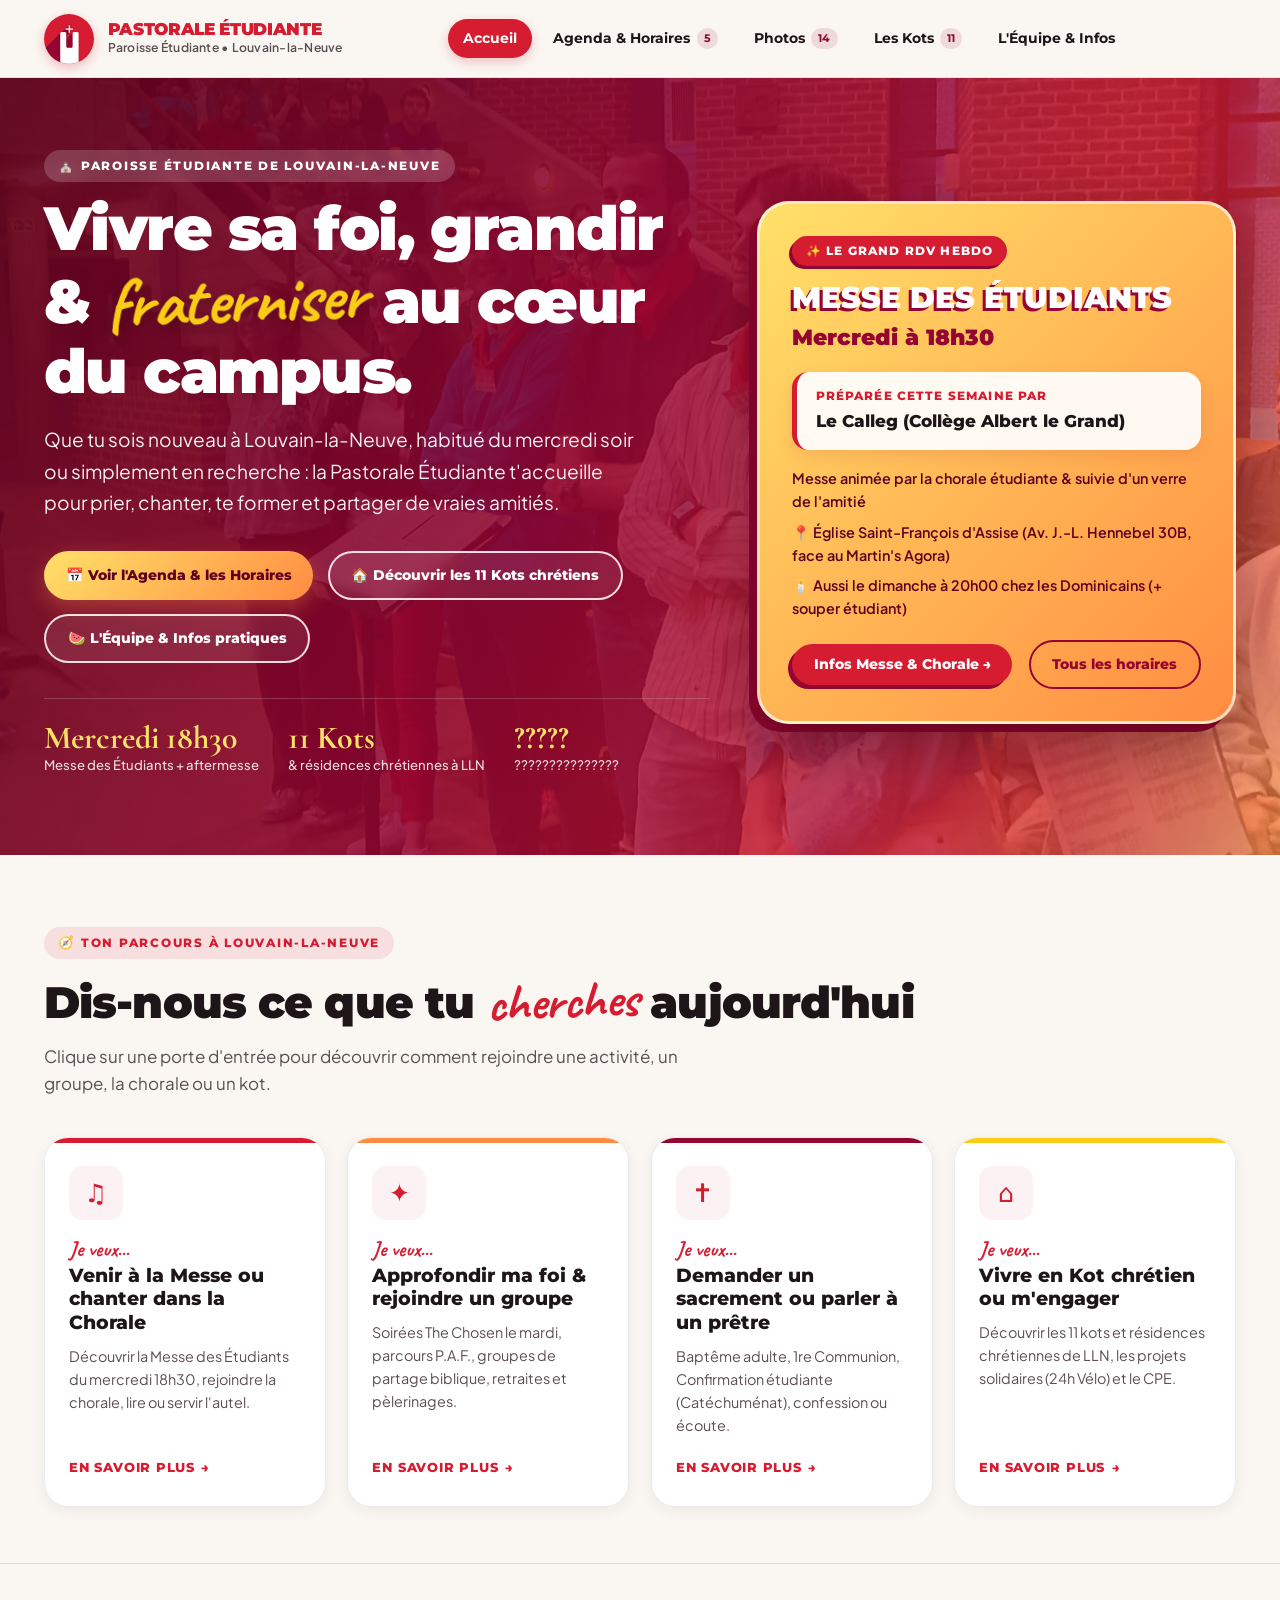
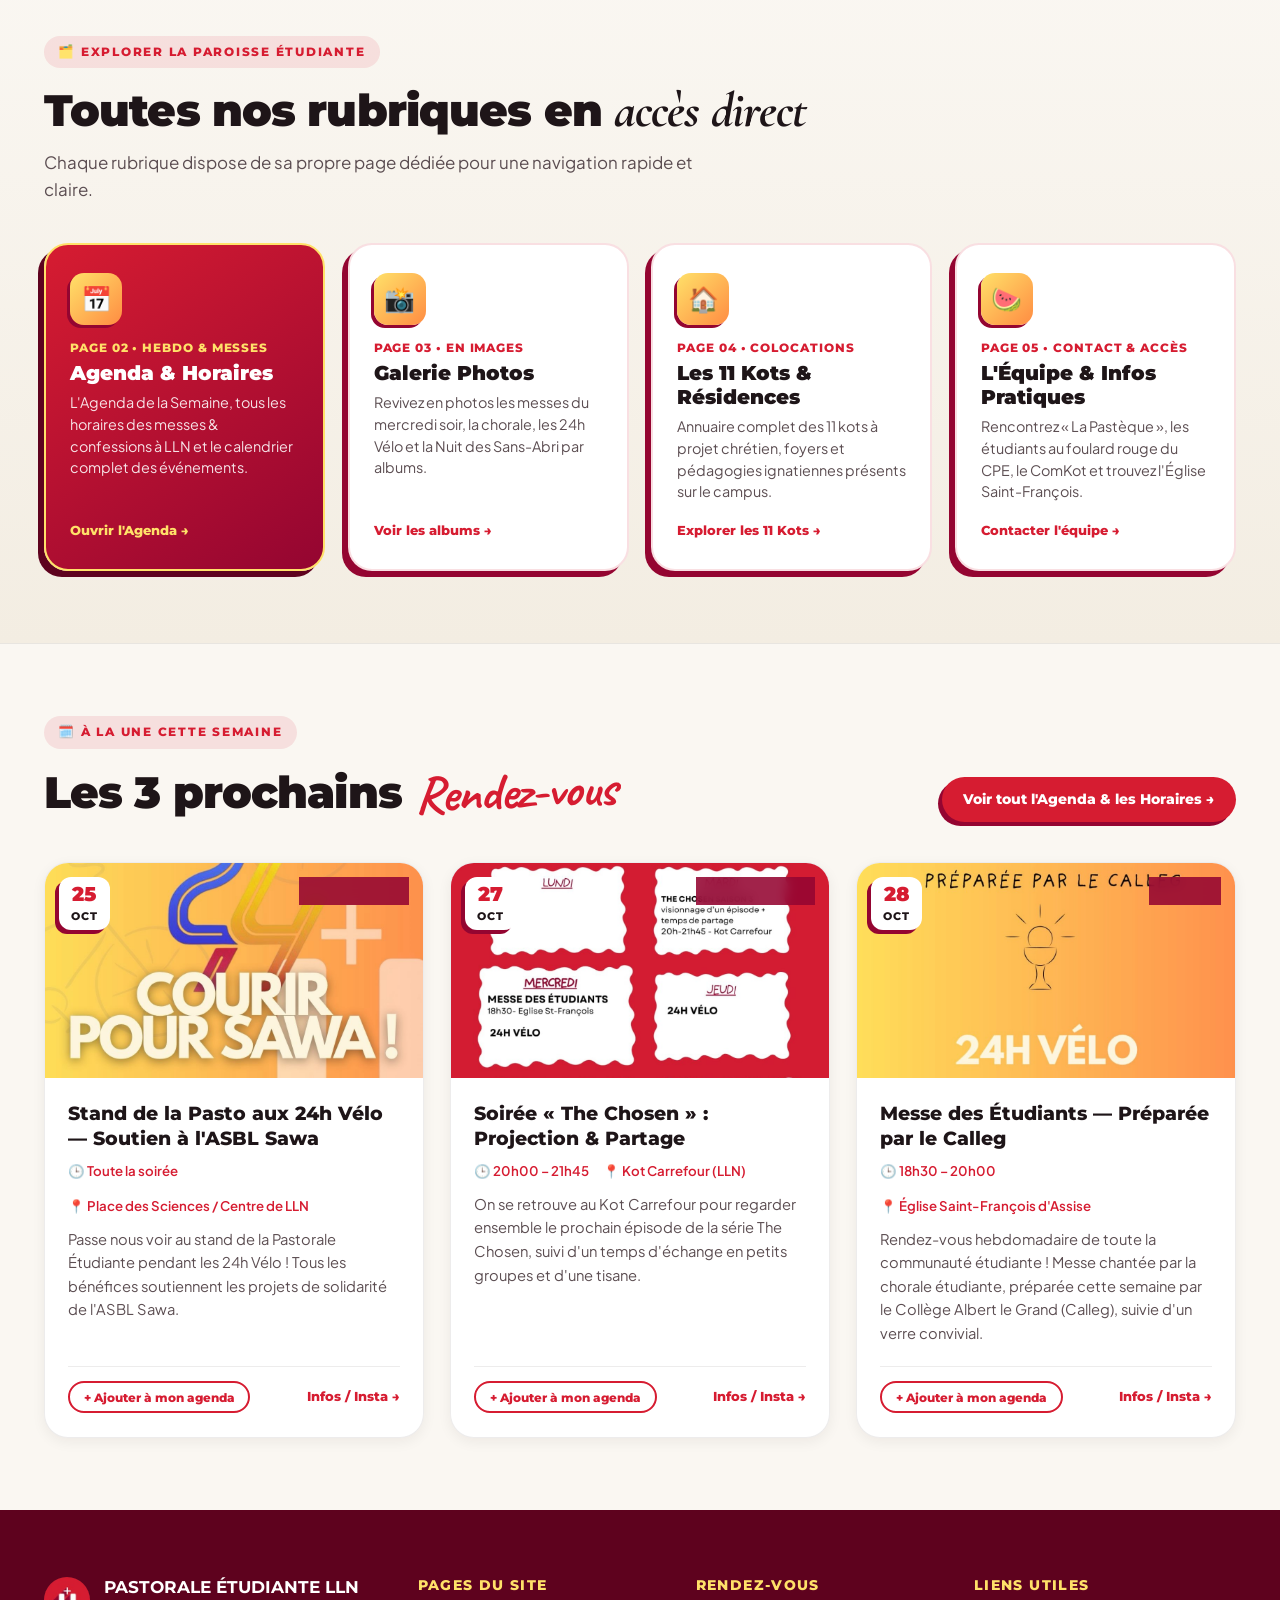
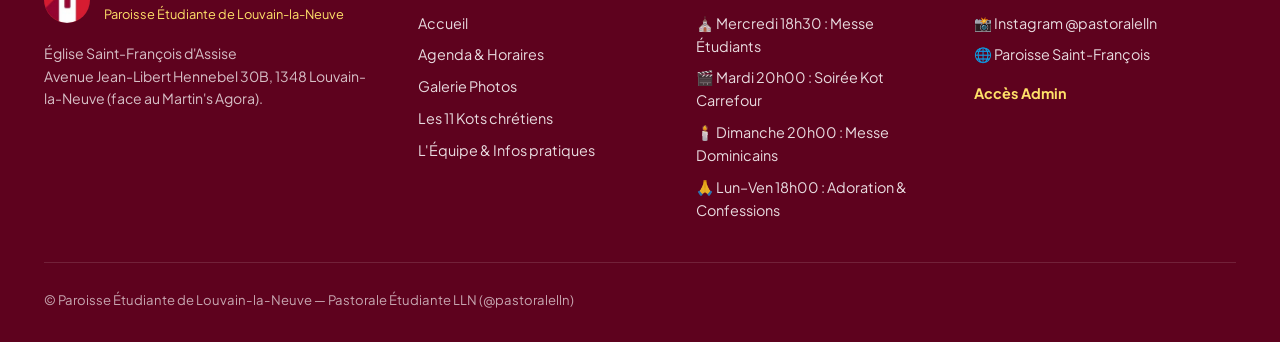
<file: index.html>
<!DOCTYPE html>
<html lang="fr">
<head>
  <meta charset="UTF-8" />
  <meta name="viewport" content="width=device-width, initial-scale=1.0" />
  <title>Accueil — Pastorale Étudiante de Louvain-la-Neuve (@pastoralelln)</title>
  <meta name="description" content="Bienvenue à la Paroisse Étudiante de Louvain-la-Neuve : Messe des Étudiants le mercredi à 18h30 à l'Église Saint-François, boussole des parcours étudiants et vie fraternelle sur le campus." />
  <link rel="icon" type="image/jpeg" href="assets/logo-ig.jpg" />

  <link rel="preconnect" href="https://fonts.googleapis.com" />
  <link rel="preconnect" href="https://fonts.gstatic.com" crossorigin />
  <link href="https://fonts.googleapis.com/css2?family=Caveat:wght@700&family=Cormorant+Garamond:ital,wght@0,700;1,700&family=Montserrat:wght@700;800;900&family=Plus+Jakarta+Sans:wght@400;500;600;700&display=swap" rel="stylesheet" />

  <link rel="stylesheet" href="styles.css" />
</head>
<body>

  <!-- ========================================================================
       NAVIGATION MULTI-PAGES (5 PAGES DÉDIÉES ET ALLÉGÉES)
       ======================================================================== -->
  <header class="navbar">
    <div class="container navbar__inner">
      <a href="accueil.html" class="brand" aria-label="Retour à l'accueil Pastorale Étudiante LLN">
        <img src="assets/logo-ig.jpg" alt="Logo Pastorale Étudiante LLN" class="brand__logo" />
        <div class="brand__text">
          <span class="brand__title">PASTORALE ÉTUDIANTE</span>
          <span class="brand__subtitle">Paroisse Étudiante • Louvain-la-Neuve</span>
        </div>
      </a>

      <nav class="nav-links" id="navLinks" aria-label="Navigation principale">
        <a href="accueil.html" class="nav-btn active">
          Accueil
        </a>
        <a href="agenda.html" class="nav-btn">
          Agenda &amp; Horaires <span class="nav-btn__badge" id="navEventsCount">5</span>
        </a>
        <a href="photos.html" class="nav-btn">
          Photos <span class="nav-btn__badge" id="navPhotosCount">14</span>
        </a>
        <a href="kots.html" class="nav-btn">
          Les Kots <span class="nav-btn__badge" id="navKotsCount">11</span>
        </a>
        <a href="equipe.html" class="nav-btn">
          L'Équipe &amp; Infos
        </a>
      </nav>

      <div class="navbar__actions">
        <button class="mobile-menu-toggle" id="mobileMenuToggle" aria-label="Menu">
          ☰
        </button>
      </div>
    </div>
  </header>

  <!-- ========================================================================
       CONTENU DE LA PAGE D'ACCUEIL (ALLÉGÉ : HERO + "JE VEUX..." + CARREFOUR)
       ======================================================================== -->
  <main id="view-accueil" class="view-section active">

    <!-- 1. HERO SECTION + CARTE FOCUS MESSE DU MERCREDI 18H30 -->
    <section class="hero">
      <div class="hero__bg" role="presentation"></div>
      <div class="hero__overlay" role="presentation"></div>

      <div class="container hero__grid">
        <div>
          <span class="eyebrow eyebrow--light">⛪ Paroisse Étudiante de Louvain-la-Neuve</span>
          <h1 class="hero__title">
            Vivre sa foi, grandir &amp; <span class="hero__title-script">fraterniser</span> au cœur du campus.
          </h1>
          <p class="hero__lead">
            Que tu sois nouveau à Louvain-la-Neuve, habitué du mercredi soir ou simplement en recherche : la Pastorale Étudiante t'accueille pour prier, chanter, te former et partager de vraies amitiés.
          </p>
          <div class="hero__ctas">
            <a href="agenda.html" class="btn btn--warm">
              📅 Voir l'Agenda &amp; les Horaires
            </a>
            <a href="kots.html" class="btn btn--outline-light">
              🏠 Découvrir les 11 Kots chrétiens
            </a>
            <a href="equipe.html" class="btn btn--outline-light">
              🍉 L'Équipe &amp; Infos pratiques
            </a>
          </div>
          <div class="hero__stats">
            <div>
              <div class="hero__stat-num">Mercredi 18h30</div>
              <div class="hero__stat-label">Messe des Étudiants + aftermesse</div>
            </div>
            <div>
              <div class="hero__stat-num">11 Kots</div>
              <div class="hero__stat-label">&amp; résidences chrétiennes à LLN</div>
            </div>
            <div>
              <div class="hero__stat-num">?????</div>
              <div class="hero__stat-label">???????????????</div>
            </div>
          </div>
        </div>

        <!-- Carte Spotlight "Messe des Étudiants" -->
        <aside class="messe-spotlight-card" aria-label="Rendez-vous Messe des Étudiants">
          <span class="messe-spotlight-card__tag">✨ Le Grand RDV Hebdo</span>
          <h2 class="messe-spotlight-card__title">Messe des Étudiants</h2>
          <div class="messe-spotlight-card__time" id="spotlightTime">Mercredi à 18h30</div>

          <div class="messe-spotlight-card__kot-box">
            <div class="messe-spotlight-card__kot-label">PRÉPARÉE CETTE SEMAINE PAR</div>
            <div class="messe-spotlight-card__kot-value" id="spotlightKot">Le Calleg (Collège Albert le Grand)</div>
          </div>

          <div class="messe-spotlight-card__meta">
            <span id="spotlightTheme">🎶 Animée par la chorale étudiante &amp; suivie d'un verre convivial</span>
            <span id="spotlightLocation">📍 Église Saint-François d'Assise (face au Martin's Agora)</span>
            <span id="spotlightSunday">🕯️ Aussi le dimanche à 20h00 chez les Dominicains (+ repas)</span>
          </div>

          <div class="messe-spotlight-card__footer">
            <button class="btn btn--primary" onclick="openPathwayModal('messe-chorale')">
              Infos Messe &amp; Chorale →
            </button>
            <a href="agenda.html#horaires-section" class="btn btn--outline" style="border-color: var(--pasto-burgundy); color: var(--pasto-burgundy);">
              Tous les horaires
            </a>
          </div>
        </aside>
      </div>
    </section>

    <!-- 2. SECTION "JE VEUX..." (LES 6 PORTES D'ENTRÉE) -->
    <section class="pathways-section">
      <div class="container">
        <div class="section-header">
          <div>
            <span class="eyebrow">🧭 Ton parcours à Louvain-la-Neuve</span>
            <h2 class="section-title">
              Dis-nous ce que tu <span class="script-accent">cherches</span> aujourd'hui
            </h2>
            <p class="section-subtitle">
              Clique sur une porte d'entrée pour découvrir comment rejoindre une activité, un groupe, la chorale ou un kot.
            </p>
          </div>
        </div>

        <div class="pathways-grid" id="pathwaysGrid"></div>
      </div>
    </section>

    <!-- 3. CARREFOUR VERS LES 4 PAGES DÉDIÉES DU SITE (POUR NE PAS SURCHARGER L'ACCUEIL) -->
    <section class="pages-hub-section">
      <div class="container">
        <div class="section-header">
          <div>
            <span class="eyebrow">🗂️ Explorer la Paroisse Étudiante</span>
            <h2 class="section-title">
              Toutes nos rubriques en <span class="serif-accent">accès direct</span>
            </h2>
            <p class="section-subtitle">
              Chaque rubrique dispose de sa propre page dédiée pour une navigation rapide et claire.
            </p>
          </div>
        </div>

        <div class="pages-hub-grid">
          <a href="agenda.html" class="page-hub-card page-hub-card--red">
            <div>
              <div class="page-hub-card__icon">📅</div>
              <div class="page-hub-card__kicker">Page 02 • Hebdo &amp; Messes</div>
              <h3 class="page-hub-card__title">Agenda &amp; Horaires</h3>
              <p class="page-hub-card__desc">
                L'Agenda de la Semaine, tous les horaires des messes &amp; confessions à LLN et le calendrier complet des événements.
              </p>
            </div>
            <span class="page-hub-card__cta">Ouvrir l'Agenda →</span>
          </a>

          <a href="photos.html" class="page-hub-card">
            <div>
              <div class="page-hub-card__icon">📸</div>
              <div class="page-hub-card__kicker">Page 03 • En images</div>
              <h3 class="page-hub-card__title">Galerie Photos</h3>
              <p class="page-hub-card__desc">
                Revivez en photos les messes du mercredi soir, la chorale, les 24h Vélo et la Nuit des Sans-Abri par albums.
              </p>
            </div>
            <span class="page-hub-card__cta">Voir les albums →</span>
          </a>

          <a href="kots.html" class="page-hub-card">
            <div>
              <div class="page-hub-card__icon">🏠</div>
              <div class="page-hub-card__kicker">Page 04 • Colocations</div>
              <h3 class="page-hub-card__title">Les 11 Kots &amp; Résidences</h3>
              <p class="page-hub-card__desc">
                Annuaire complet des 11 kots à projet chrétien, foyers et pédagogies ignatiennes présents sur le campus.
              </p>
            </div>
            <span class="page-hub-card__cta">Explorer les 11 Kots →</span>
          </a>

          <a href="equipe.html" class="page-hub-card">
            <div>
              <div class="page-hub-card__icon">🍉</div>
              <div class="page-hub-card__kicker">Page 05 • Contact &amp; Accès</div>
              <h3 class="page-hub-card__title">L'Équipe &amp; Infos Pratiques</h3>
              <p class="page-hub-card__desc">
                Rencontrez « La Pastèque », les étudiants au foulard rouge du CPE, le ComKot et trouvez l'Église Saint-François.
              </p>
            </div>
            <span class="page-hub-card__cta">Contacter l'équipe →</span>
          </a>
        </div>
      </div>
    </section>

    <!-- 4. APERÇU LÉGER DES 3 PROCHAINS ÉVÉNEMENTS -->
    <section class="events-section">
      <div class="container">
        <div class="section-header">
          <div>
            <span class="eyebrow">🗓️ À la une cette semaine</span>
            <h2 class="section-title">
              Les 3 prochains <span class="script-accent">Rendez-vous</span>
            </h2>
          </div>
          <a href="agenda.html" class="btn btn--primary">
            Voir tout l'Agenda &amp; les Horaires →
          </a>
        </div>

        <div class="events-grid" id="homeEventsGrid"></div>
      </div>
    </section>

  </main>

  <!-- ========================================================================
       PIED DE PAGE MULTI-PAGES
       ======================================================================== -->
  <footer class="site-footer">
    <div class="container">
      <div class="footer-grid">
        <div>
          <div style="display:flex; align-items:center; gap:0.85rem; margin-bottom:1rem;">
            <img src="assets/logo-ig.jpg" alt="Logo Pastorale Étudiante LLN" style="width:46px; height:46px; border-radius:50%;" />
            <div>
              <strong style="font-family:var(--font-display); font-size:1.05rem; color:#FFFFFF; display:block;">PASTORALE ÉTUDIANTE LLN</strong>
              <span style="font-size:0.8rem; color:var(--pasto-yellow);">Paroisse Étudiante de Louvain-la-Neuve</span>
            </div>
          </div>
          <p style="font-size:0.88rem; color:rgba(255,255,255,0.75); margin-bottom:1rem;">
            Église Saint-François d'Assise<br/>
            Avenue Jean-Libert Hennebel 30B, 1348 Louvain-la-Neuve (face au Martin's Agora).
          </p>
        </div>

        <div>
          <h4 class="footer-col__title">Pages du site</h4>
          <div class="footer-links">
            <a href="accueil.html">Accueil</a>
            <a href="agenda.html">Agenda &amp; Horaires</a>
            <a href="photos.html">Galerie Photos</a>
            <a href="kots.html">Les 11 Kots chrétiens</a>
            <a href="equipe.html">L'Équipe &amp; Infos pratiques</a>
          </div>
        </div>

        <div>
          <h4 class="footer-col__title">Rendez-vous</h4>
          <div class="footer-links">
            <span>⛪ Mercredi 18h30 : Messe Étudiants</span>
            <span>🎬 Mardi 20h00 : Soirée Kot Carrefour</span>
            <span>🕯️ Dimanche 20h00 : Messe Dominicains</span>
            <span>🙏 Lun–Ven 18h00 : Adoration &amp; Confessions</span>
          </div>
        </div>

        <div>
          <h4 class="footer-col__title">Liens utiles</h4>
          <div class="footer-links">
            <a href="https://www.instagram.com/pastoralelln/" target="_blank" rel="noopener">📸 Instagram @pastoralelln</a>
            <a href="https://www.paroissesaintfrancois.be/etudiants" target="_blank" rel="noopener">🌐 Paroisse Saint-François</a>
            <a href="admin.html" style="color:var(--pasto-yellow); font-weight:700; margin-top:0.4rem;">Accès Admin</a>
          </div>
        </div>
      </div>

      <div class="footer-bottom">
        <span>© Paroisse Étudiante de Louvain-la-Neuve — Pastorale Étudiante LLN (@pastoralelln)</span>
      </div>
    </div>
  </footer>

  <!-- ========================================================================
       MODALES PARTAGÉES ("JE VEUX..." & STUDIO COMKOT)
       ======================================================================== -->
  <div class="modal-backdrop" id="pathwayModal" onclick="if(event.target===this) closeModal('pathwayModal')">
    <div class="modal-box" role="dialog" aria-modal="true">
      <button class="modal-close" onclick="closeModal('pathwayModal')" aria-label="Fermer">✕</button>
      <div id="pathwayModalContent"></div>
    </div>
  </div>

  <div id="toastNotification" class="toast" role="status" aria-live="polite"></div>

  <script src="data.js"></script>
  <script src="app.js"></script>
</body>
</html>
</file>
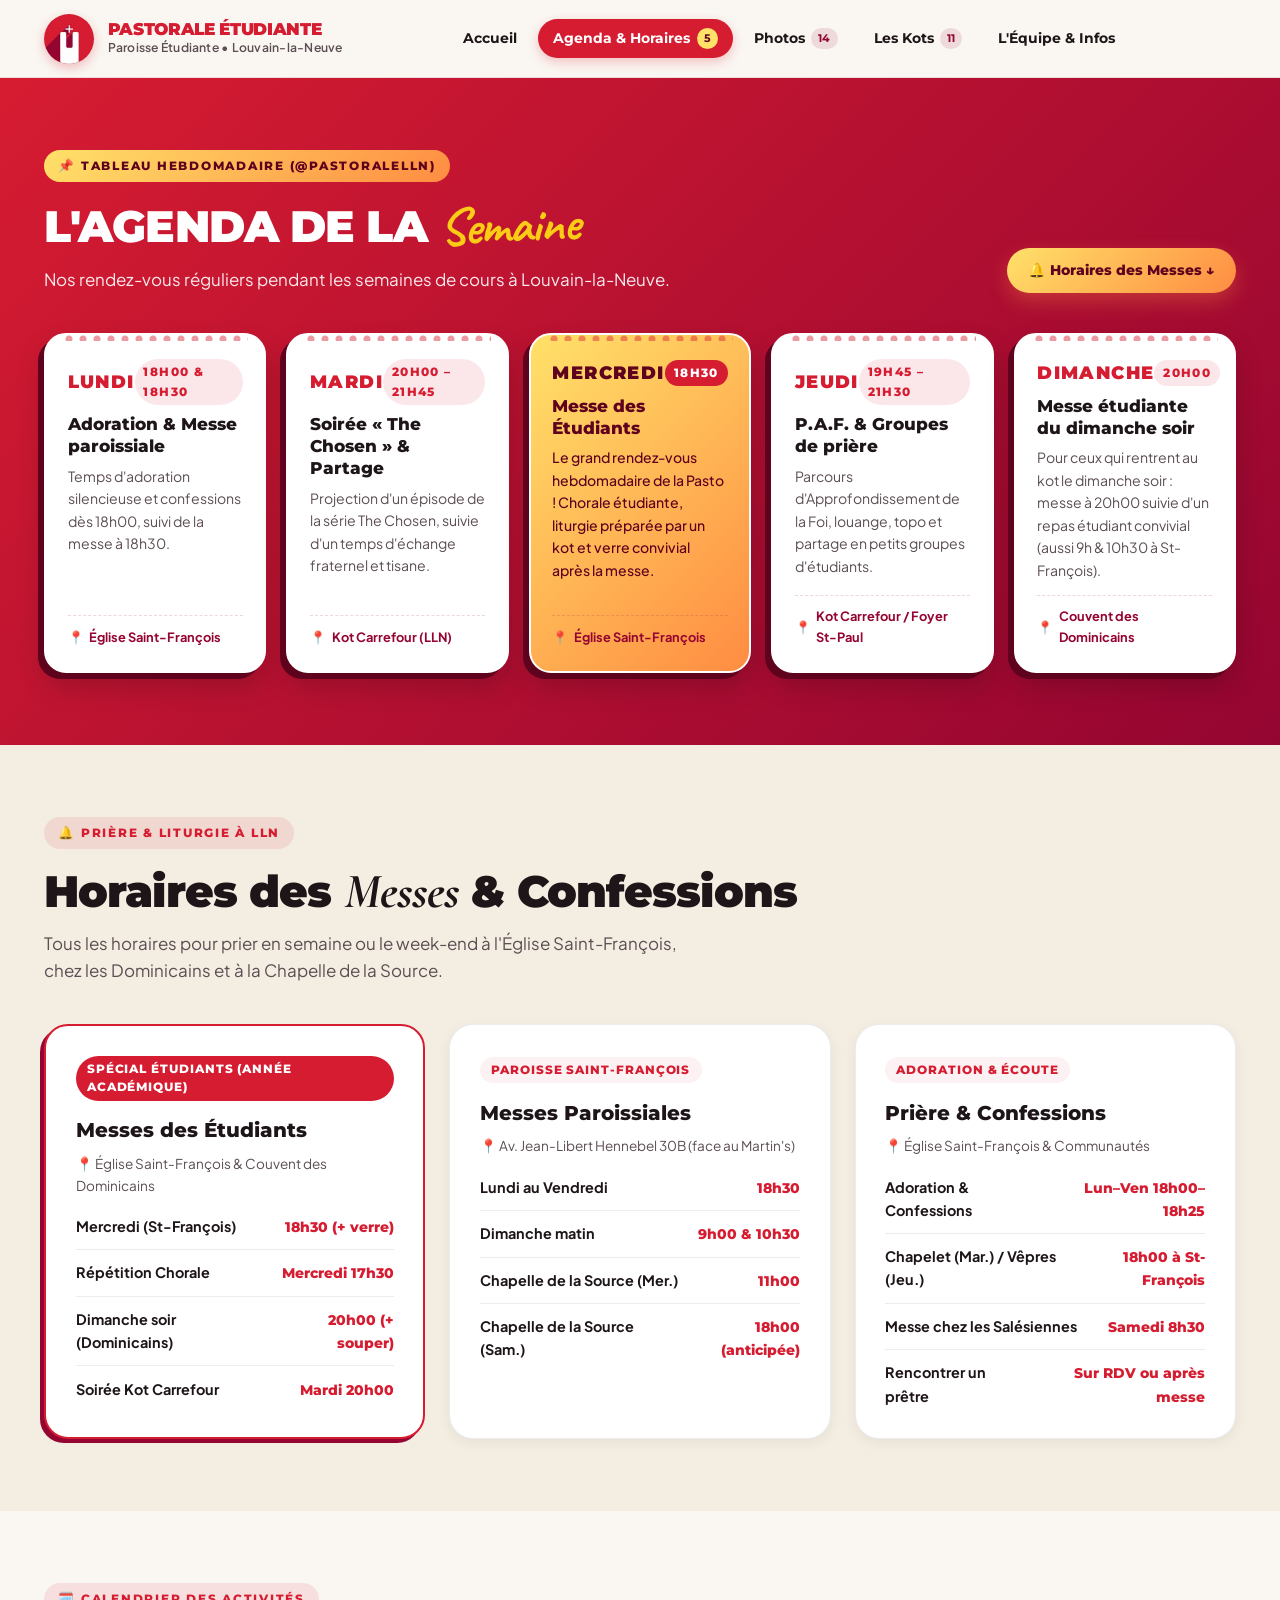
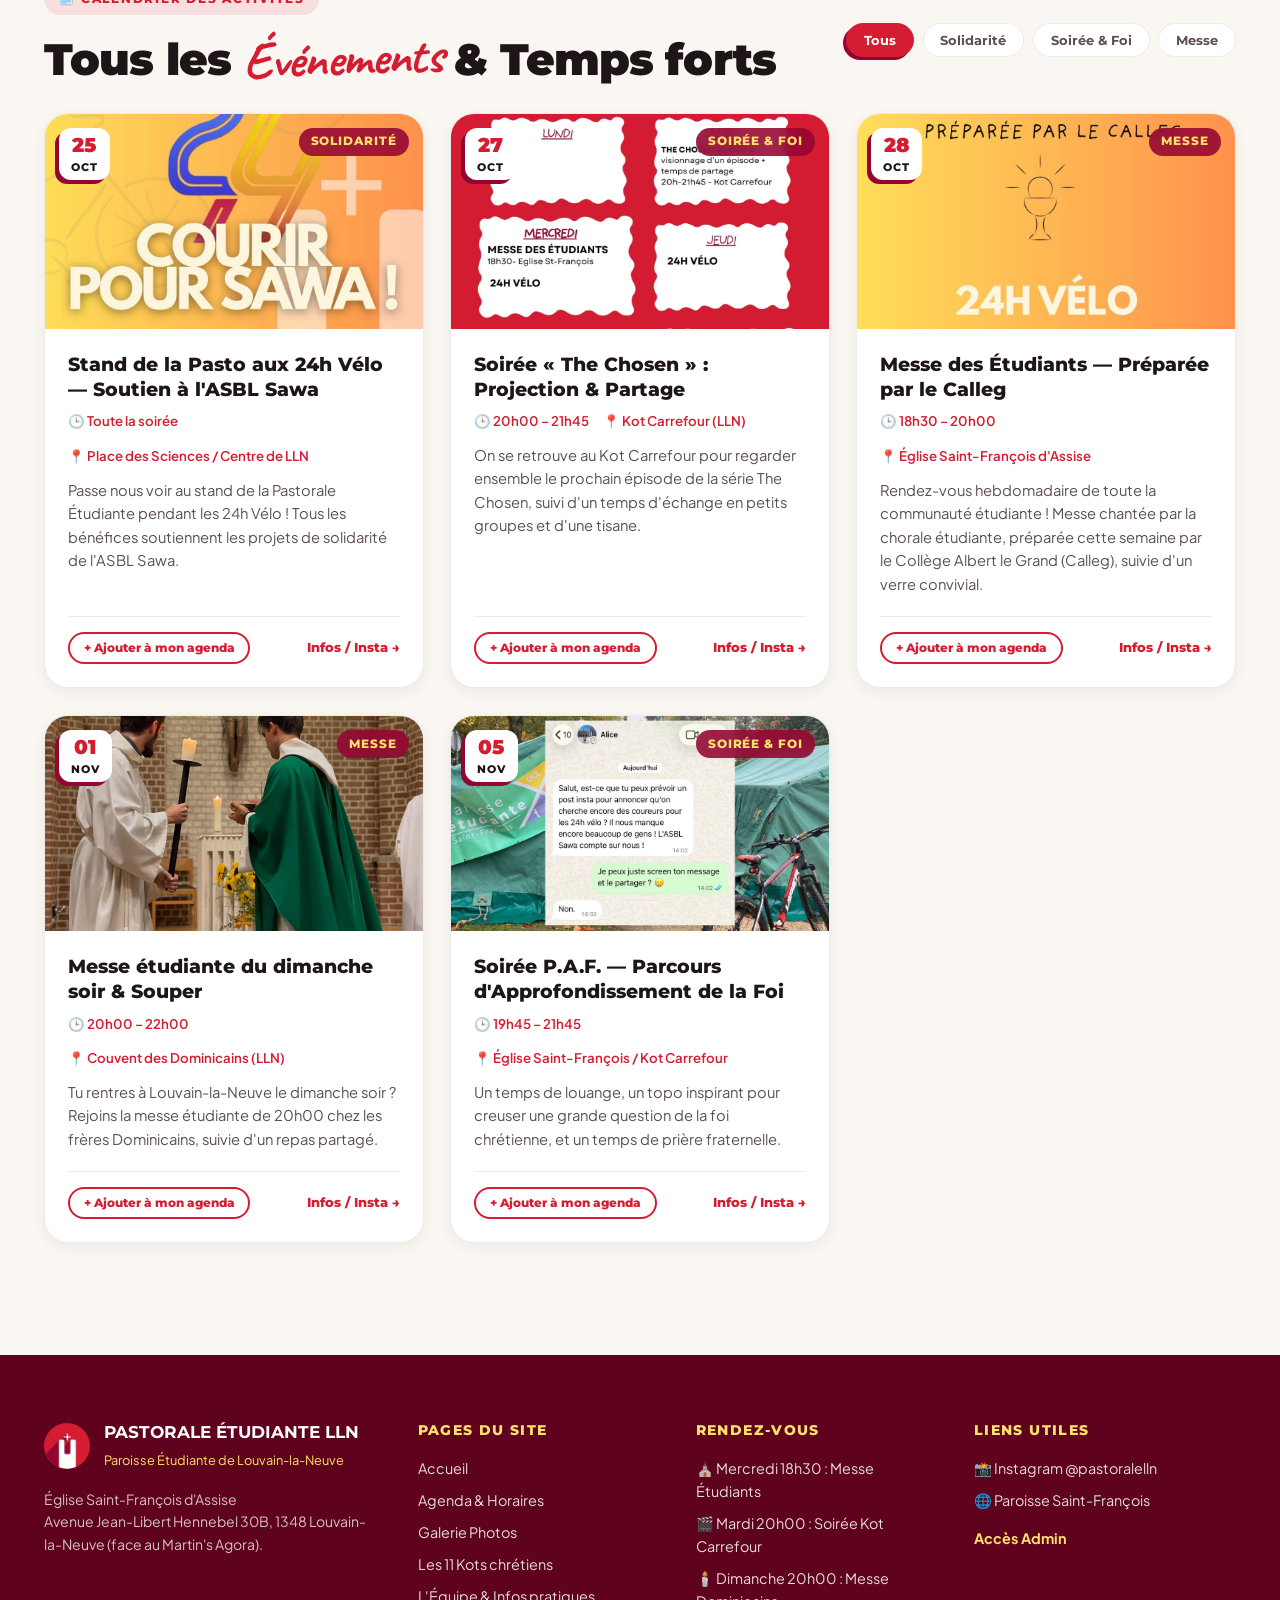
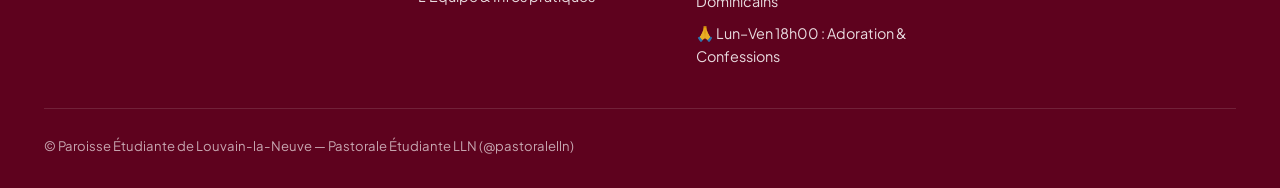
<file: agenda.html>
<!DOCTYPE html>
<html lang="fr">
<head>
  <meta charset="UTF-8" />
  <meta name="viewport" content="width=device-width, initial-scale=1.0" />
  <title>Agenda &amp; Horaires — Pastorale Étudiante de Louvain-la-Neuve (@pastoralelln)</title>
  <meta name="description" content="L'Agenda de la Semaine, les horaires des messes étudiantes et paroissiales à Louvain-la-Neuve (Église Saint-François, Dominicains) et le calendrier complet des événements." />
  <link rel="icon" type="image/jpeg" href="assets/logo-ig.jpg" />

  <link rel="preconnect" href="https://fonts.googleapis.com" />
  <link rel="preconnect" href="https://fonts.gstatic.com" crossorigin />
  <link href="https://fonts.googleapis.com/css2?family=Caveat:wght@700&family=Cormorant+Garamond:ital,wght@0,700;1,700&family=Montserrat:wght@700;800;900&family=Plus+Jakarta+Sans:wght@400;500;600;700&display=swap" rel="stylesheet" />

  <link rel="stylesheet" href="styles.css" />
</head>
<body>

  <!-- ========================================================================
       NAVIGATION MULTI-PAGES
       ======================================================================== -->
  <header class="navbar">
    <div class="container navbar__inner">
      <a href="accueil.html" class="brand" aria-label="Retour à l'accueil Pastorale Étudiante LLN">
        <img src="assets/logo-ig.jpg" alt="Logo Pastorale Étudiante LLN" class="brand__logo" />
        <div class="brand__text">
          <span class="brand__title">PASTORALE ÉTUDIANTE</span>
          <span class="brand__subtitle">Paroisse Étudiante • Louvain-la-Neuve</span>
        </div>
      </a>

      <nav class="nav-links" id="navLinks" aria-label="Navigation principale">
        <a href="accueil.html" class="nav-btn">
          Accueil
        </a>
        <a href="agenda.html" class="nav-btn active">
          Agenda &amp; Horaires <span class="nav-btn__badge" id="navEventsCount">5</span>
        </a>
        <a href="photos.html" class="nav-btn">
          Photos <span class="nav-btn__badge" id="navPhotosCount">14</span>
        </a>
        <a href="kots.html" class="nav-btn">
          Les Kots <span class="nav-btn__badge" id="navKotsCount">11</span>
        </a>
        <a href="equipe.html" class="nav-btn">
          L'Équipe &amp; Infos
        </a>
      </nav>

      <div class="navbar__actions">
        <button class="mobile-menu-toggle" id="mobileMenuToggle" aria-label="Menu">
          ☰
        </button>
      </div>
    </div>
  </header>

  <!-- ========================================================================
       CONTENU DE LA PAGE AGENDA & HORAIRES
       ======================================================================== -->
  <main id="view-agenda" class="view-section active">

    <!-- 1. L'AGENDA DE LA SEMAINE (Charte @pastoralelln : fond rouge #D61C31 + cartes festonnées) -->
    <section class="weekly-agenda-section">
      <div class="container weekly-board">
        <div class="section-header">
          <div>
            <span class="eyebrow eyebrow--warm">📌 Tableau Hebdomadaire (@pastoralelln)</span>
            <h1 class="section-title section-title--light" style="color: #FFFFFF;">
              L'AGENDA DE LA <span class="script-accent">Semaine</span>
            </h1>
            <p class="section-subtitle" style="color: rgba(255,255,255,0.9);">
              Nos rendez-vous réguliers pendant les semaines de cours à Louvain-la-Neuve.
            </p>
          </div>
          <div style="display:flex; gap:0.75rem; flex-wrap:wrap;">
            <a href="#horaires-section" class="btn btn--warm">
              🔔 Horaires des Messes ↓
            </a>
          </div>
        </div>

        <div class="weekly-grid" id="agendaWeeklyGrid"></div>
      </div>
    </section>

    <!-- 2. HORAIRES DES MESSES, ADORATION & CONFESSIONS À LLN -->
    <section class="horaires-section" id="horaires-section">
      <div class="container">
        <div class="section-header">
          <div>
            <span class="eyebrow">🔔 Prière &amp; Liturgie à LLN</span>
            <h2 class="section-title">
              Horaires des <span class="serif-accent">Messes</span> &amp; Confessions
            </h2>
            <p class="section-subtitle">
              Tous les horaires pour prier en semaine ou le week-end à l'Église Saint-François, chez les Dominicains et à la Chapelle de la Source.
            </p>
          </div>
        </div>

        <div class="horaires-grid">
          <div class="horaire-card horaire-card--featured">
            <span class="horaire-card__badge">Spécial Étudiants (Année académique)</span>
            <h3 class="horaire-card__title">Messes des Étudiants</h3>
            <p class="horaire-card__location">📍 Église Saint-François &amp; Couvent des Dominicains</p>
            <div class="horaire-list">
              <div class="horaire-item">
                <span class="horaire-item__day">Mercredi (St-François)</span>
                <span class="horaire-item__time">18h30 (+ verre)</span>
              </div>
              <div class="horaire-item">
                <span class="horaire-item__day">Répétition Chorale</span>
                <span class="horaire-item__time">Mercredi 17h30</span>
              </div>
              <div class="horaire-item">
                <span class="horaire-item__day">Dimanche soir (Dominicains)</span>
                <span class="horaire-item__time">20h00 (+ souper)</span>
              </div>
              <div class="horaire-item">
                <span class="horaire-item__day">Soirée Kot Carrefour</span>
                <span class="horaire-item__time">Mardi 20h00</span>
              </div>
            </div>
          </div>

          <div class="horaire-card">
            <span class="horaire-card__badge">Paroisse Saint-François</span>
            <h3 class="horaire-card__title">Messes Paroissiales</h3>
            <p class="horaire-card__location">📍 Av. Jean-Libert Hennebel 30B (face au Martin's)</p>
            <div class="horaire-list">
              <div class="horaire-item">
                <span class="horaire-item__day">Lundi au Vendredi</span>
                <span class="horaire-item__time">18h30</span>
              </div>
              <div class="horaire-item">
                <span class="horaire-item__day">Dimanche matin</span>
                <span class="horaire-item__time">9h00 &amp; 10h30</span>
              </div>
              <div class="horaire-item">
                <span class="horaire-item__day">Chapelle de la Source (Mer.)</span>
                <span class="horaire-item__time">11h00</span>
              </div>
              <div class="horaire-item">
                <span class="horaire-item__day">Chapelle de la Source (Sam.)</span>
                <span class="horaire-item__time">18h00 (anticipée)</span>
              </div>
            </div>
          </div>

          <div class="horaire-card">
            <span class="horaire-card__badge">Adoration &amp; Écoute</span>
            <h3 class="horaire-card__title">Prière &amp; Confessions</h3>
            <p class="horaire-card__location">📍 Église Saint-François &amp; Communautés</p>
            <div class="horaire-list">
              <div class="horaire-item">
                <span class="horaire-item__day">Adoration &amp; Confessions</span>
                <span class="horaire-item__time">Lun–Ven 18h00–18h25</span>
              </div>
              <div class="horaire-item">
                <span class="horaire-item__day">Chapelet (Mar.) / Vêpres (Jeu.)</span>
                <span class="horaire-item__time">18h00 à St-François</span>
              </div>
              <div class="horaire-item">
                <span class="horaire-item__day">Messe chez les Salésiennes</span>
                <span class="horaire-item__time">Samedi 8h30</span>
              </div>
              <div class="horaire-item">
                <span class="horaire-item__day">Rencontrer un prêtre</span>
                <span class="horaire-item__time">Sur RDV ou après messe</span>
              </div>
            </div>
          </div>
        </div>
      </div>
    </section>

    <!-- 3. CALENDRIER COMPLET DES ÉVÉNEMENTS -->
    <section class="events-section" id="calendrier-section">
      <div class="container">
        <div class="section-header">
          <div>
            <span class="eyebrow">🗓️ Calendrier des activités</span>
            <h2 class="section-title">
              Tous les <span class="script-accent">Événements</span> &amp; Temps forts
            </h2>
            <!--<p class="section-subtitle">
              Filtre par catégorie ou télécharge un rendez-vous (`.ics`) pour l'ajouter directement à l'agenda de ton téléphone.
            </p>-->
        </div>

        <div class="filter-bar" id="eventsFilterBar"></div>
        <div class="events-grid" id="fullEventsGrid"></div>
      </div>
    </section>

  </main>

  <!-- ========================================================================
       PIED DE PAGE MULTI-PAGES
       ======================================================================== -->
  <footer class="site-footer">
    <div class="container">
      <div class="footer-grid">
        <div>
          <div style="display:flex; align-items:center; gap:0.85rem; margin-bottom:1rem;">
            <img src="assets/logo-ig.jpg" alt="Logo Pastorale Étudiante LLN" style="width:46px; height:46px; border-radius:50%;" />
            <div>
              <strong style="font-family:var(--font-display); font-size:1.05rem; color:#FFFFFF; display:block;">PASTORALE ÉTUDIANTE LLN</strong>
              <span style="font-size:0.8rem; color:var(--pasto-yellow);">Paroisse Étudiante de Louvain-la-Neuve</span>
            </div>
          </div>
          <p style="font-size:0.88rem; color:rgba(255,255,255,0.75); margin-bottom:1rem;">
            Église Saint-François d'Assise<br/>
            Avenue Jean-Libert Hennebel 30B, 1348 Louvain-la-Neuve (face au Martin's Agora).
          </p>
        </div>

        <div>
          <h4 class="footer-col__title">Pages du site</h4>
          <div class="footer-links">
            <a href="accueil.html">Accueil</a>
            <a href="agenda.html">Agenda &amp; Horaires</a>
            <a href="photos.html">Galerie Photos</a>
            <a href="kots.html">Les 11 Kots chrétiens</a>
            <a href="equipe.html">L'Équipe &amp; Infos pratiques</a>
          </div>
        </div>

        <div>
          <h4 class="footer-col__title">Rendez-vous</h4>
          <div class="footer-links">
            <span>⛪ Mercredi 18h30 : Messe Étudiants</span>
            <span>🎬 Mardi 20h00 : Soirée Kot Carrefour</span>
            <span>🕯️ Dimanche 20h00 : Messe Dominicains</span>
            <span>🙏 Lun–Ven 18h00 : Adoration &amp; Confessions</span>
          </div>
        </div>

        <div>
          <h4 class="footer-col__title">Liens utiles</h4>
          <div class="footer-links">
            <a href="https://www.instagram.com/pastoralelln/" target="_blank" rel="noopener">📸 Instagram @pastoralelln</a>
            <a href="https://www.paroissesaintfrancois.be/etudiants" target="_blank" rel="noopener">🌐 Paroisse Saint-François</a>
            <a href="admin.html" style="color:var(--pasto-yellow); font-weight:700; margin-top:0.4rem;">Accès Admin</a>
          </div>
        </div>
      </div>

      <div class="footer-bottom">
        <span>© Paroisse Étudiante de Louvain-la-Neuve — Pastorale Étudiante LLN (@pastoralelln)</span>
      </div>
    </div>
  </footer>

  <!-- ========================================================================
       MODALE STUDIO COMKOT
       ======================================================================== -->
  <div id="toastNotification" class="toast" role="status" aria-live="polite"></div>

  <script src="data.js"></script>
  <script src="app.js"></script>
</body>
</html>
</file>
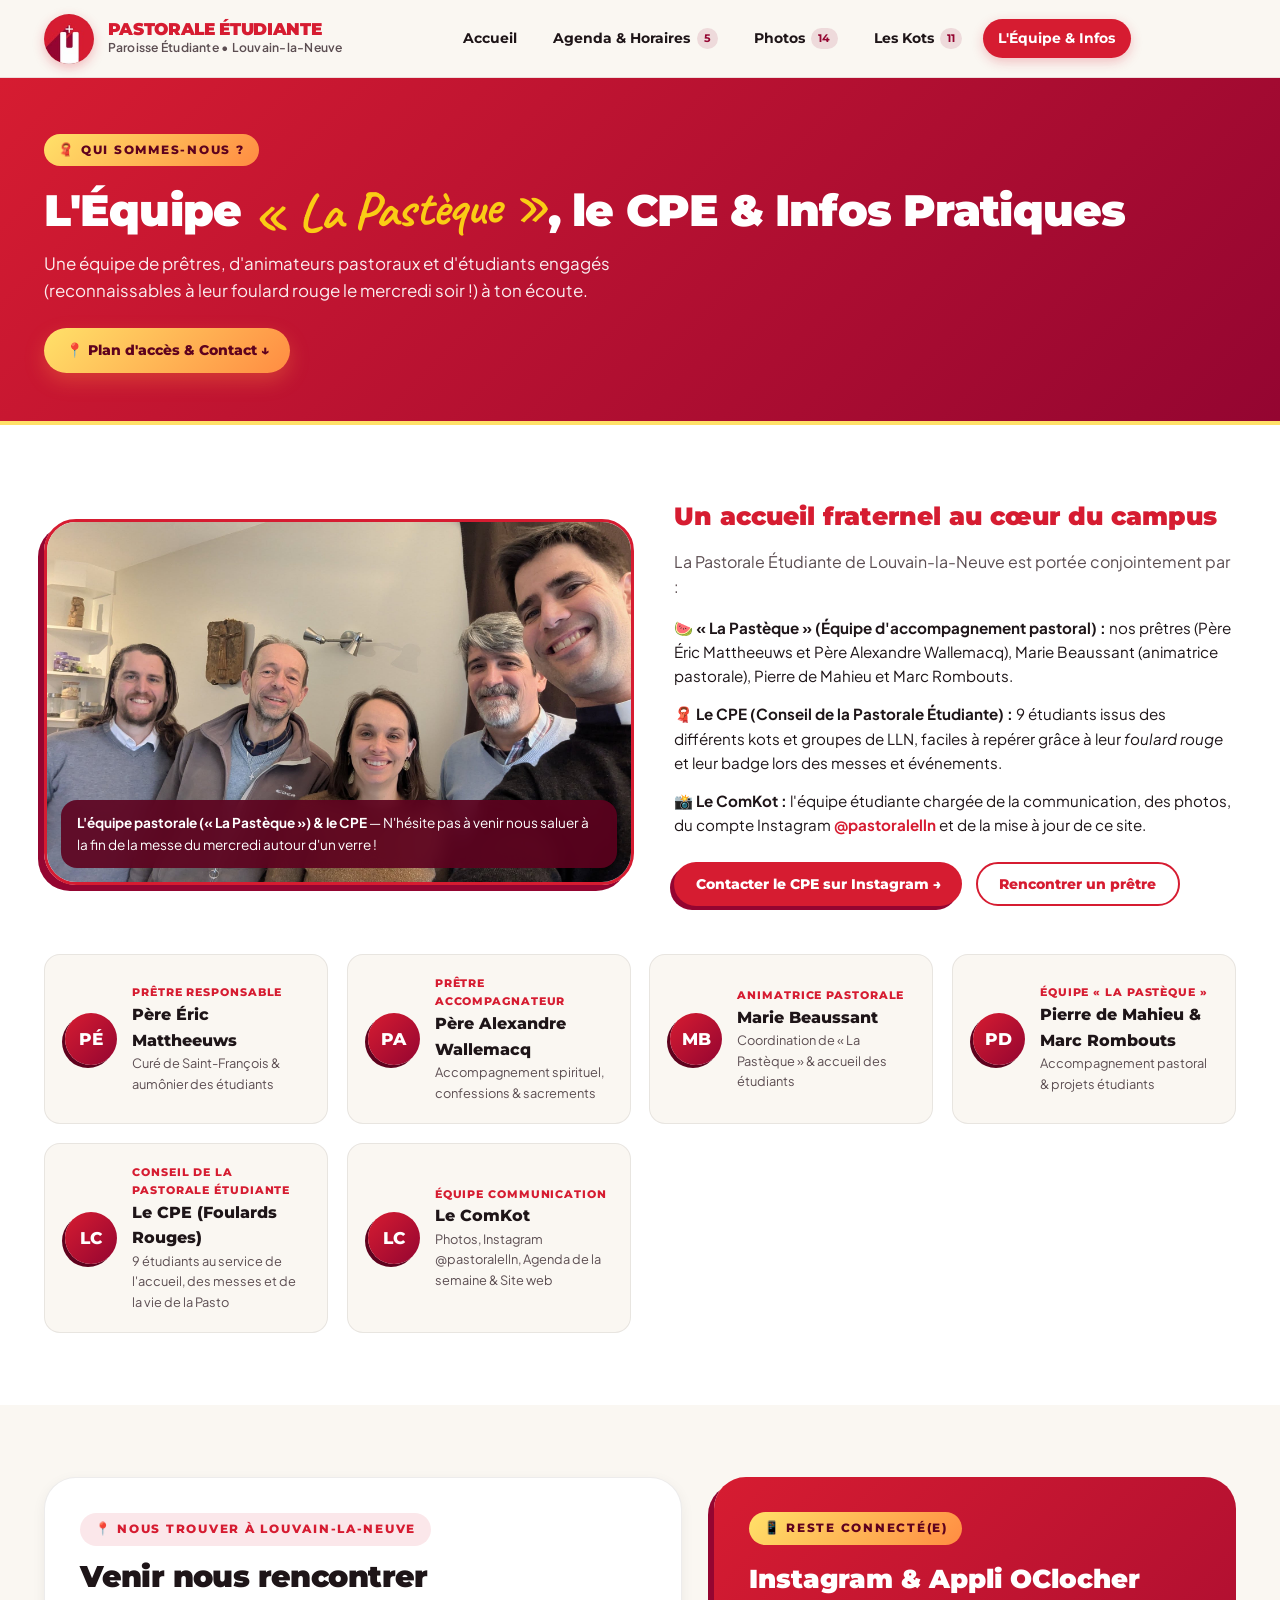
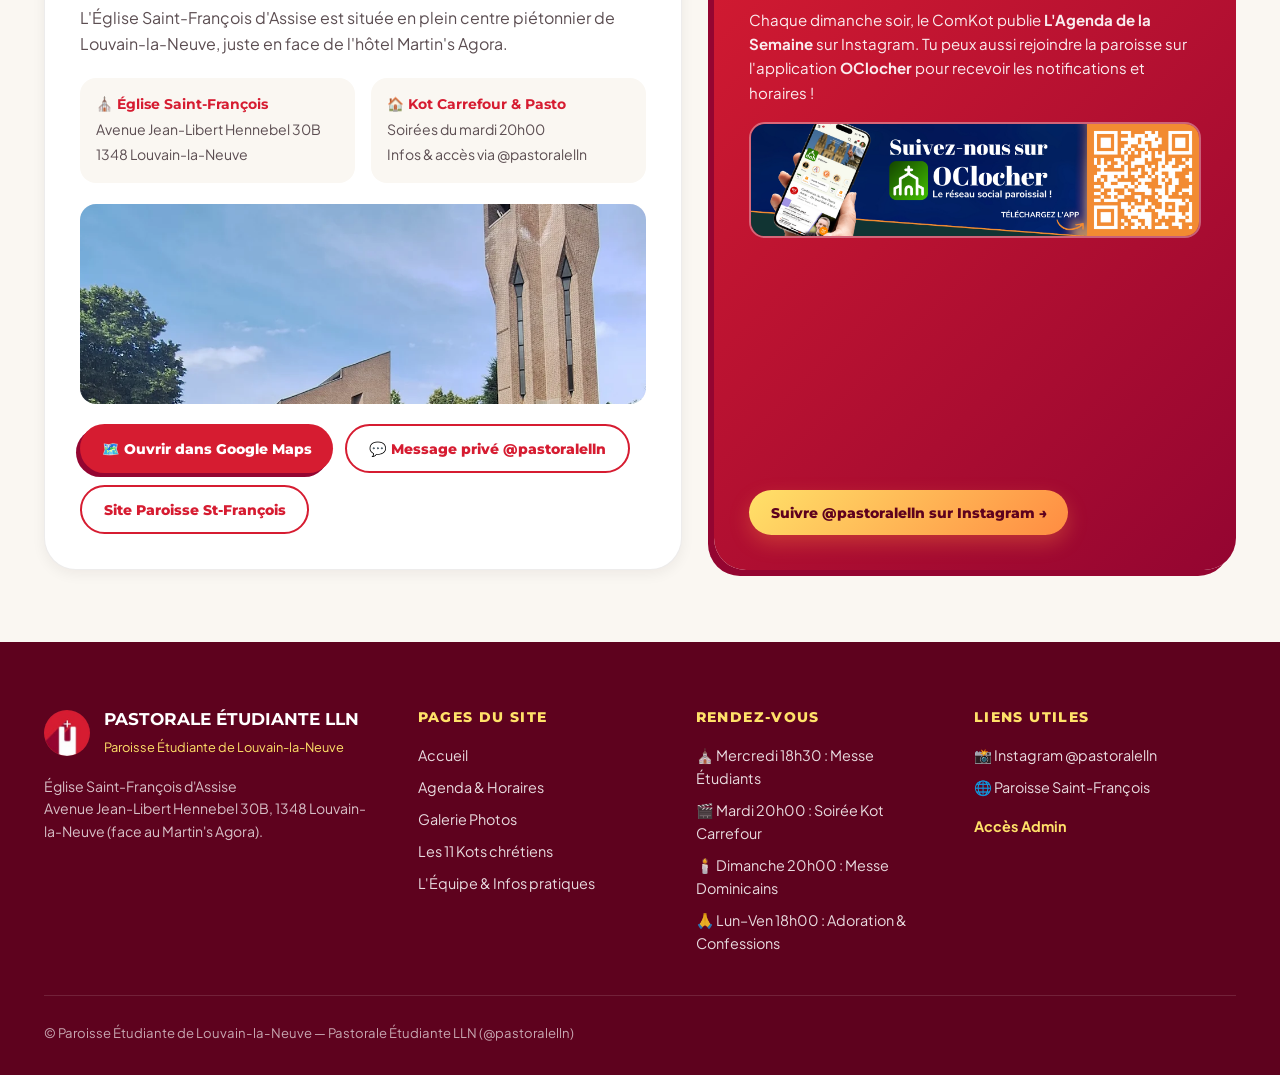
<file: equipe.html>
<!DOCTYPE html>
<html lang="fr">
<head>
  <meta charset="UTF-8" />
  <meta name="viewport" content="width=device-width, initial-scale=1.0" />
  <title>L'Équipe &amp; Infos Pratiques — Pastorale Étudiante de Louvain-la-Neuve (@pastoralelln)</title>
  <meta name="description" content="Rencontrez l'équipe pastorale « La Pastèque », le Conseil de la Pastorale Étudiante (CPE) et le ComKot à Louvain-la-Neuve. Adresse et accès à l'Église Saint-François." />
  <link rel="icon" type="image/jpeg" href="assets/logo-ig.jpg" />

  <link rel="preconnect" href="https://fonts.googleapis.com" />
  <link rel="preconnect" href="https://fonts.gstatic.com" crossorigin />
  <link href="https://fonts.googleapis.com/css2?family=Caveat:wght@700&family=Cormorant+Garamond:ital,wght@0,700;1,700&family=Montserrat:wght@700;800;900&family=Plus+Jakarta+Sans:wght@400;500;600;700&display=swap" rel="stylesheet" />

  <link rel="stylesheet" href="styles.css" />
</head>
<body>

  <!-- ========================================================================
       NAVIGATION MULTI-PAGES
       ======================================================================== -->
  <header class="navbar">
    <div class="container navbar__inner">
      <a href="accueil.html" class="brand" aria-label="Retour à l'accueil Pastorale Étudiante LLN">
        <img src="assets/logo-ig.jpg" alt="Logo Pastorale Étudiante LLN" class="brand__logo" />
        <div class="brand__text">
          <span class="brand__title">PASTORALE ÉTUDIANTE</span>
          <span class="brand__subtitle">Paroisse Étudiante • Louvain-la-Neuve</span>
        </div>
      </a>

      <nav class="nav-links" id="navLinks" aria-label="Navigation principale">
        <a href="accueil.html" class="nav-btn">
          Accueil
        </a>
        <a href="agenda.html" class="nav-btn">
          Agenda &amp; Horaires <span class="nav-btn__badge" id="navEventsCount">5</span>
        </a>
        <a href="photos.html" class="nav-btn">
          Photos <span class="nav-btn__badge" id="navPhotosCount">14</span>
        </a>
        <a href="kots.html" class="nav-btn">
          Les Kots <span class="nav-btn__badge" id="navKotsCount">11</span>
        </a>
        <a href="equipe.html" class="nav-btn active">
          L'Équipe &amp; Infos
        </a>
      </nav>

      <div class="navbar__actions">
        <button class="mobile-menu-toggle" id="mobileMenuToggle" aria-label="Menu">
          ☰
        </button>
      </div>
    </div>
  </header>

  <!-- ========================================================================
       CONTENU DE LA PAGE ÉQUIPE, CPE & INFOS PRATIQUES
       ======================================================================== -->
  <main id="view-equipe" class="view-section active">

    <!-- EN-TÊTE ROUGE CRAMOISI @PASTORALELLN -->
    <section class="page-hero-banner">
      <div class="container">
        <div class="section-header" style="margin-bottom:0;">
          <div>
            <span class="eyebrow eyebrow--warm">🧣 Qui sommes-nous ?</span>
            <h1 class="section-title section-title--light" style="color:#FFFFFF;">
              L'Équipe <span class="script-accent">« La Pastèque »</span>, le CPE &amp; Infos Pratiques
            </h1>
            <p class="section-subtitle" style="color:rgba(255,255,255,0.92);">
              Une équipe de prêtres, d'animateurs pastoraux et d'étudiants engagés (reconnaissables à leur foulard rouge le mercredi soir !) à ton écoute.
            </p>
          </div>
          <a href="#contact-section" class="btn btn--warm">
            📍 Plan d'accès &amp; Contact ↓
          </a>
        </div>
      </div>
    </section>

    <!-- 1. SECTION L'ÉQUIPE ("LA PASTÈQUE", LE CPE & LE COMKOT) -->
    <section class="team-section" id="equipe-section">
      <div class="container">
        <div class="team-banner-grid">
          <div class="team-photo-frame">
            <img src="assets/equipe-pasteque.png" alt="Équipe pastorale La Pastèque et prêtres de Louvain-la-Neuve" loading="lazy" />
            <div class="team-photo-caption">
              <strong>L'équipe pastorale (« La Pastèque ») &amp; le CPE</strong> — N'hésite pas à venir nous saluer à la fin de la messe du mercredi autour d'un verre !
            </div>
          </div>

          <div>
            <h2 style="font-family: var(--font-display); font-size: 1.55rem; font-weight: 900; margin-bottom: 0.75rem; color: var(--pasto-red);">
              Un accueil fraternel au cœur du campus
            </h2>
            <p style="color: var(--text-muted); margin-bottom: 1rem;">
              La Pastorale Étudiante de Louvain-la-Neuve est portée conjointement par :
            </p>
            <ul style="display:flex; flex-direction:column; gap:0.85rem; margin-bottom: 1.5rem; font-size: 0.95rem;">
              <li>
                <strong>🍉 « La Pastèque » (Équipe d'accompagnement pastoral) :</strong> nos prêtres (Père Éric Mattheeuws et Père Alexandre Wallemacq), Marie Beaussant (animatrice pastorale), Pierre de Mahieu et Marc Rombouts.
              </li>
              <li>
                <strong>🧣 Le CPE (Conseil de la Pastorale Étudiante) :</strong> 9 étudiants issus des différents kots et groupes de LLN, faciles à repérer grâce à leur <em>foulard rouge</em> et leur badge lors des messes et événements.
              </li>
              <li>
                <strong>📸 Le ComKot :</strong> l'équipe étudiante chargée de la communication, des photos, du compte Instagram <a href="https://www.instagram.com/pastoralelln/" target="_blank" rel="noopener" style="color:var(--pasto-red); font-weight:700;">@pastoralelln</a> et de la mise à jour de ce site.
              </li>
            </ul>
            <div style="display:flex; gap:0.85rem; flex-wrap:wrap;">
              <a href="https://www.instagram.com/pastoralelln/" target="_blank" rel="noopener" class="btn btn--primary">
                Contacter le CPE sur Instagram →
              </a>
              <button class="btn btn--outline" onclick="openPathwayModal('sacrements-ecoute')">
                Rencontrer un prêtre
              </button>
            </div>
          </div>
        </div>

        <div class="team-members-grid" id="teamMembersGrid"></div>
      </div>
    </section>

    <!-- 2. SECTION CONTACT, ÉGLISE SAINT-FRANÇOIS & APPLICATION OCLOCHER -->
    <section class="contact-section" id="contact-section">
      <div class="container">
        <div class="contact-grid">
          <div class="contact-card">
            <span class="eyebrow">📍 Nous trouver à Louvain-la-Neuve</span>
            <h2 class="section-title" style="font-size: 1.85rem; margin-bottom: 0.75rem;">
              Venir nous rencontrer
            </h2>
            <p style="color: var(--text-muted); margin-bottom: 1.35rem;">
              L'Église Saint-François d'Assise est située en plein centre piétonnier de Louvain-la-Neuve, juste en face de l'hôtel Martin's Agora.
            </p>

            <div style="display: grid; grid-template-columns: 1fr 1fr; gap: 1rem; margin-bottom: 1.35rem;">
              <div style="background: var(--bg-cream); padding: 1rem; border-radius: var(--radius-md);">
                <strong style="display:block; font-family:var(--font-display); font-size:0.85rem; color:var(--pasto-red);">⛪ Église Saint-François</strong>
                <span style="font-size:0.88rem; color:var(--text-muted);">Avenue Jean-Libert Hennebel 30B<br/>1348 Louvain-la-Neuve</span>
              </div>
              <div style="background: var(--bg-cream); padding: 1rem; border-radius: var(--radius-md);">
                <strong style="display:block; font-family:var(--font-display); font-size:0.85rem; color:var(--pasto-red);">🏠 Kot Carrefour &amp; Pasto</strong>
                <span style="font-size:0.88rem; color:var(--text-muted);">Soirées du mardi 20h00<br/>Infos &amp; accès via @pastoralelln</span>
              </div>
            </div>

            <img src="assets/eglise-st-francois.png" alt="Église Saint-François d'Assise à Louvain-la-Neuve" style="width:100%; height:200px; object-fit:cover; border-radius:var(--radius-md); margin-bottom:1.25rem;" loading="lazy" />

            <div style="display:flex; gap:0.75rem; flex-wrap:wrap;">
              <a href="https://www.google.com/maps/search/?api=1&query=Eglise+Saint-Francois+d+Assise+Louvain-la-Neuve" target="_blank" rel="noopener" class="btn btn--primary">
                🗺️ Ouvrir dans Google Maps
              </a>
              <a href="https://www.instagram.com/pastoralelln/" target="_blank" rel="noopener" class="btn btn--outline">
                💬 Message privé @pastoralelln
              </a>
              <a href="https://www.paroissesaintfrancois.be/etudiants" target="_blank" rel="noopener" class="btn btn--outline">
                Site Paroisse St-François
              </a>
            </div>
          </div>

          <!-- Carte OClocher & Instagram -->
          <div class="oclocher-card">
            <div>
              <span class="eyebrow eyebrow--warm">📱 Reste connecté(e)</span>
              <h3 style="font-family: var(--font-display); font-size: 1.65rem; font-weight: 900; margin-bottom: 0.5rem;">
                Instagram &amp; Appli OClocher
              </h3>
              <p style="font-size: 0.94rem; opacity: 0.92;">
                Chaque dimanche soir, le ComKot publie <strong>L'Agenda de la Semaine</strong> sur Instagram. Tu peux aussi rejoindre la paroisse sur l'application <strong>OClocher</strong> pour recevoir les notifications et horaires !
              </p>
              <img src="assets/oclocher-banniere.png" alt="Bannière application OClocher Paroisse Saint-François" class="oclocher-card__img" loading="lazy" />
            </div>

            <div style="display:flex; gap:0.75rem; flex-wrap:wrap;">
              <a href="https://www.instagram.com/pastoralelln/" target="_blank" rel="noopener" class="btn btn--warm">
                Suivre @pastoralelln sur Instagram →
              </a>
            </div>
          </div>
        </div>
      </div>
    </section>

  </main>

  <!-- ========================================================================
       PIED DE PAGE MULTI-PAGES
       ======================================================================== -->
  <footer class="site-footer">
    <div class="container">
      <div class="footer-grid">
        <div>
          <div style="display:flex; align-items:center; gap:0.85rem; margin-bottom:1rem;">
            <img src="assets/logo-ig.jpg" alt="Logo Pastorale Étudiante LLN" style="width:46px; height:46px; border-radius:50%;" />
            <div>
              <strong style="font-family:var(--font-display); font-size:1.05rem; color:#FFFFFF; display:block;">PASTORALE ÉTUDIANTE LLN</strong>
              <span style="font-size:0.8rem; color:var(--pasto-yellow);">Paroisse Étudiante de Louvain-la-Neuve</span>
            </div>
          </div>
          <p style="font-size:0.88rem; color:rgba(255,255,255,0.75); margin-bottom:1rem;">
            Église Saint-François d'Assise<br/>
            Avenue Jean-Libert Hennebel 30B, 1348 Louvain-la-Neuve (face au Martin's Agora).
          </p>
        </div>

        <div>
          <h4 class="footer-col__title">Pages du site</h4>
          <div class="footer-links">
            <a href="accueil.html">Accueil</a>
            <a href="agenda.html">Agenda &amp; Horaires</a>
            <a href="photos.html">Galerie Photos</a>
            <a href="kots.html">Les 11 Kots chrétiens</a>
            <a href="equipe.html">L'Équipe &amp; Infos pratiques</a>
          </div>
        </div>

        <div>
          <h4 class="footer-col__title">Rendez-vous</h4>
          <div class="footer-links">
            <span>⛪ Mercredi 18h30 : Messe Étudiants</span>
            <span>🎬 Mardi 20h00 : Soirée Kot Carrefour</span>
            <span>🕯️ Dimanche 20h00 : Messe Dominicains</span>
            <span>🙏 Lun–Ven 18h00 : Adoration &amp; Confessions</span>
          </div>
        </div>

        <div>
          <h4 class="footer-col__title">Liens utiles</h4>
          <div class="footer-links">
            <a href="https://www.instagram.com/pastoralelln/" target="_blank" rel="noopener">📸 Instagram @pastoralelln</a>
            <a href="https://www.paroissesaintfrancois.be/etudiants" target="_blank" rel="noopener">🌐 Paroisse Saint-François</a>
            <a href="admin.html" style="color:var(--pasto-yellow); font-weight:700; margin-top:0.4rem;">Accès Admin</a>
          </div>
        </div>
      </div>

      <div class="footer-bottom">
        <span>© Paroisse Étudiante de Louvain-la-Neuve — Pastorale Étudiante LLN (@pastoralelln)</span>
      </div>
    </div>
  </footer>

  <!-- ========================================================================
       MODALES PARTAGÉES ("JE VEUX..." & STUDIO COMKOT)
       ======================================================================== -->
  <div class="modal-backdrop" id="pathwayModal" onclick="if(event.target===this) closeModal('pathwayModal')">
    <div class="modal-box" role="dialog" aria-modal="true">
      <button class="modal-close" onclick="closeModal('pathwayModal')" aria-label="Fermer">✕</button>
      <div id="pathwayModalContent"></div>
    </div>
  </div>

  <div id="toastNotification" class="toast" role="status" aria-live="polite"></div>

  <script src="data.js"></script>
  <script src="app.js"></script>
</body>
</html>
</file>
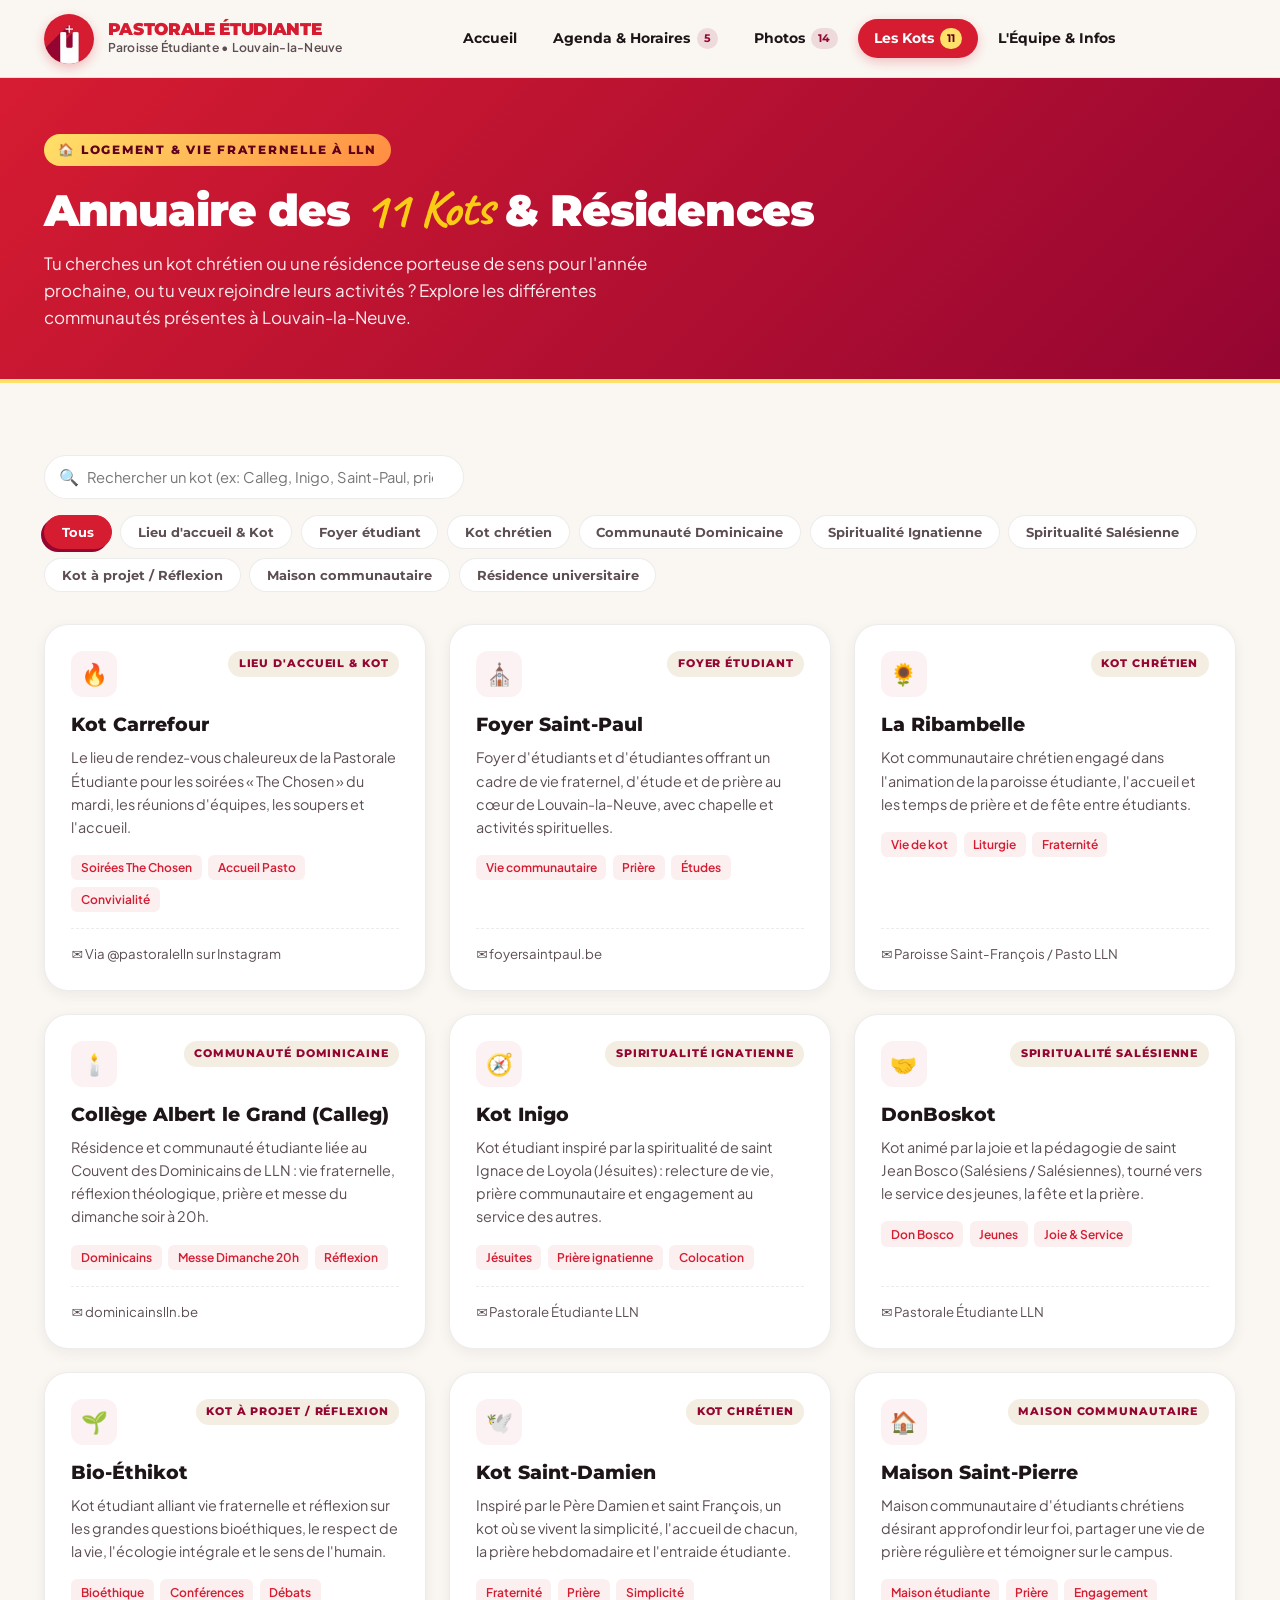
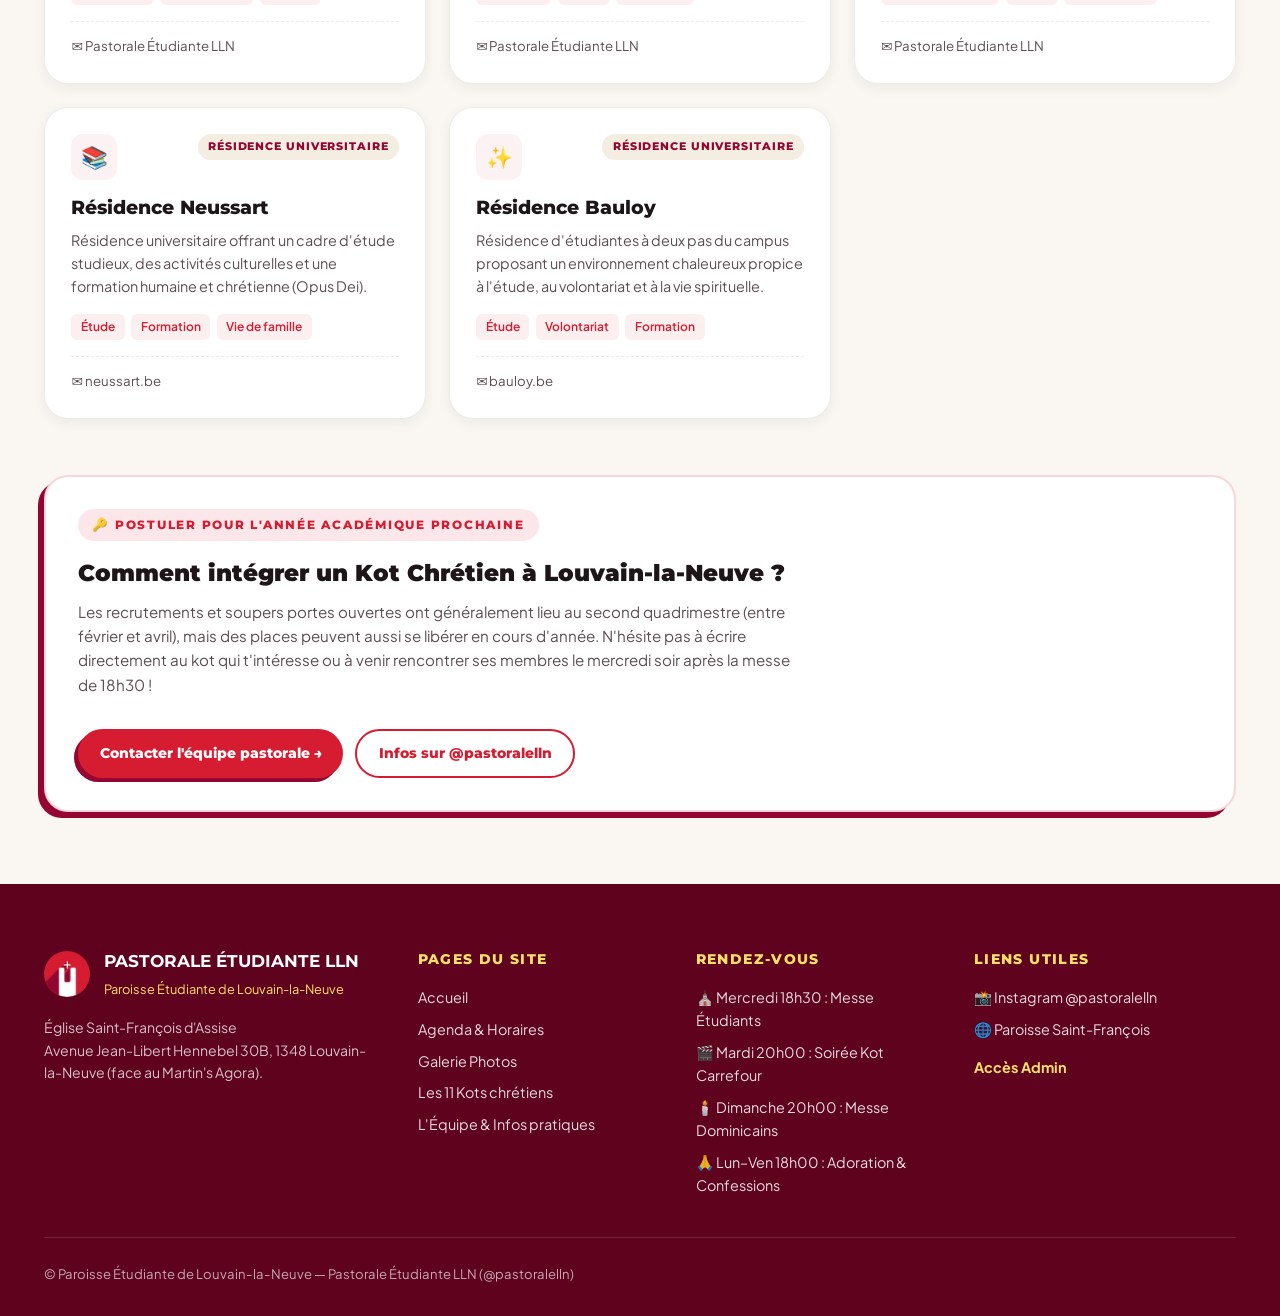
<file: kots.html>
<!DOCTYPE html>
<html lang="fr">
<head>
  <meta charset="UTF-8" />
  <meta name="viewport" content="width=device-width, initial-scale=1.0" />
  <title>Les 11 Kots &amp; Résidences — Pastorale Étudiante de Louvain-la-Neuve (@pastoralelln)</title>
  <meta name="description" content="Annuaire complet des 11 kots à projet chrétien, foyers et résidences étudiantes à Louvain-la-Neuve : Calleg, Kot Carrefour, Kots Inigo, Saint-Paul, Sainte-Trinité, Arche, Ribambelle." />
  <link rel="icon" type="image/jpeg" href="assets/logo-ig.jpg" />

  <link rel="preconnect" href="https://fonts.googleapis.com" />
  <link rel="preconnect" href="https://fonts.gstatic.com" crossorigin />
  <link href="https://fonts.googleapis.com/css2?family=Caveat:wght@700&family=Cormorant+Garamond:ital,wght@0,700;1,700&family=Montserrat:wght@700;800;900&family=Plus+Jakarta+Sans:wght@400;500;600;700&display=swap" rel="stylesheet" />

  <link rel="stylesheet" href="styles.css" />
</head>
<body>

  <!-- ========================================================================
       NAVIGATION MULTI-PAGES
       ======================================================================== -->
  <header class="navbar">
    <div class="container navbar__inner">
      <a href="accueil.html" class="brand" aria-label="Retour à l'accueil Pastorale Étudiante LLN">
        <img src="assets/logo-ig.jpg" alt="Logo Pastorale Étudiante LLN" class="brand__logo" />
        <div class="brand__text">
          <span class="brand__title">PASTORALE ÉTUDIANTE</span>
          <span class="brand__subtitle">Paroisse Étudiante • Louvain-la-Neuve</span>
        </div>
      </a>

      <nav class="nav-links" id="navLinks" aria-label="Navigation principale">
        <a href="accueil.html" class="nav-btn">
          Accueil
        </a>
        <a href="agenda.html" class="nav-btn">
          Agenda &amp; Horaires <span class="nav-btn__badge" id="navEventsCount">5</span>
        </a>
        <a href="photos.html" class="nav-btn">
          Photos <span class="nav-btn__badge" id="navPhotosCount">14</span>
        </a>
        <a href="kots.html" class="nav-btn active">
          Les Kots <span class="nav-btn__badge" id="navKotsCount">11</span>
        </a>
        <a href="equipe.html" class="nav-btn">
          L'Équipe &amp; Infos
        </a>
      </nav>

      <div class="navbar__actions">
        <button class="mobile-menu-toggle" id="mobileMenuToggle" aria-label="Menu">
          ☰
        </button>
      </div>
    </div>
  </header>

  <!-- ========================================================================
       CONTENU DE LA PAGE ANNUAIRE DES 11 KOTS & RÉSIDENCES
       ======================================================================== -->
  <main id="view-kots" class="view-section active">

    <!-- EN-TÊTE ROUGE CRAMOISI @PASTORALELLN -->
    <section class="page-hero-banner">
      <div class="container">
        <div class="section-header" style="margin-bottom:0;">
          <div>
            <span class="eyebrow eyebrow--warm">🏠 Logement &amp; Vie fraternelle à LLN</span>
            <h1 class="section-title section-title--light" style="color:#FFFFFF;">
              Annuaire des <span class="script-accent">11 Kots</span> &amp; Résidences
            </h1>
            <p class="section-subtitle" style="color:rgba(255,255,255,0.92);">
              Tu cherches un kot chrétien ou une résidence porteuse de sens pour l'année prochaine, ou tu veux rejoindre leurs activités ? Explore les différentes communautés présentes à Louvain-la-Neuve.
            </p>
          </div>
        </div>
      </div>
    </section>

    <!-- GRILLE FILTRABLE DES 11 KOTS -->
    <section class="kots-section" style="min-height: 60vh;">
      <div class="container">
        <div class="kots-search-row">
          <div class="search-input-wrap">
            <span class="search-input-icon">🔍</span>
            <input type="search" id="kotSearchInput" class="search-input" placeholder="Rechercher un kot (ex: Calleg, Inigo, Saint-Paul, prière...)" />
          </div>
          <div class="filter-bar" id="kotsFilterBar" style="margin-bottom:0;"></div>
        </div>

        <div class="kots-grid" id="fullKotsGrid"></div>

        <!-- ENCADRÉ PRATIQUE : COMMENT REJOINDRE UN KOT -->
        <div style="margin-top: 3.5rem; background: var(--bg-white); border: 2px solid rgba(214,28,49,0.18); border-radius: var(--radius-lg); padding: 2rem; box-shadow: -6px 6px 0px var(--pasto-burgundy); display: flex; align-items: center; justify-content: space-between; gap: 2rem; flex-wrap: wrap;">
          <div style="max-width: 720px;">
            <span class="eyebrow">🔑 Postuler pour l'année académique prochaine</span>
            <h2 style="font-family: var(--font-display); font-size: 1.45rem; font-weight: 900; margin-bottom: 0.5rem;">
              Comment intégrer un Kot Chrétien à Louvain-la-Neuve ?
            </h2>
            <p style="color: var(--text-muted); font-size: 0.95rem;">
              Les recrutements et soupers portes ouvertes ont généralement lieu au second quadrimestre (entre février et avril), mais des places peuvent aussi se libérer en cours d'année. N'hésite pas à écrire directement au kot qui t'intéresse ou à venir rencontrer ses membres le mercredi soir après la messe de 18h30 !
            </p>
          </div>
          <div style="display:flex; gap:0.75rem; flex-wrap:wrap;">
            <a href="equipe.html" class="btn btn--primary">
              Contacter l'équipe pastorale →
            </a>
            <a href="https://www.instagram.com/pastoralelln/" target="_blank" rel="noopener" class="btn btn--outline">
              Infos sur @pastoralelln
            </a>
          </div>
        </div>
      </div>
    </section>

  </main>

  <!-- ========================================================================
       PIED DE PAGE MULTI-PAGES
       ======================================================================== -->
  <footer class="site-footer">
    <div class="container">
      <div class="footer-grid">
        <div>
          <div style="display:flex; align-items:center; gap:0.85rem; margin-bottom:1rem;">
            <img src="assets/logo-ig.jpg" alt="Logo Pastorale Étudiante LLN" style="width:46px; height:46px; border-radius:50%;" />
            <div>
              <strong style="font-family:var(--font-display); font-size:1.05rem; color:#FFFFFF; display:block;">PASTORALE ÉTUDIANTE LLN</strong>
              <span style="font-size:0.8rem; color:var(--pasto-yellow);">Paroisse Étudiante de Louvain-la-Neuve</span>
            </div>
          </div>
          <p style="font-size:0.88rem; color:rgba(255,255,255,0.75); margin-bottom:1rem;">
            Église Saint-François d'Assise<br/>
            Avenue Jean-Libert Hennebel 30B, 1348 Louvain-la-Neuve (face au Martin's Agora).
          </p>
        </div>

        <div>
          <h4 class="footer-col__title">Pages du site</h4>
          <div class="footer-links">
            <a href="accueil.html">Accueil</a>
            <a href="agenda.html">Agenda &amp; Horaires</a>
            <a href="photos.html">Galerie Photos</a>
            <a href="kots.html">Les 11 Kots chrétiens</a>
            <a href="equipe.html">L'Équipe &amp; Infos pratiques</a>
          </div>
        </div>

        <div>
          <h4 class="footer-col__title">Rendez-vous</h4>
          <div class="footer-links">
            <span>⛪ Mercredi 18h30 : Messe Étudiants</span>
            <span>🎬 Mardi 20h00 : Soirée Kot Carrefour</span>
            <span>🕯️ Dimanche 20h00 : Messe Dominicains</span>
            <span>🙏 Lun–Ven 18h00 : Adoration &amp; Confessions</span>
          </div>
        </div>

        <div>
          <h4 class="footer-col__title">Liens utiles</h4>
          <div class="footer-links">
            <a href="https://www.instagram.com/pastoralelln/" target="_blank" rel="noopener">📸 Instagram @pastoralelln</a>
            <a href="https://www.paroissesaintfrancois.be/etudiants" target="_blank" rel="noopener">🌐 Paroisse Saint-François</a>
            <a href="admin.html" style="color:var(--pasto-yellow); font-weight:700; margin-top:0.4rem;">Accès Admin</a>
          </div>
        </div>
      </div>

      <div class="footer-bottom">
        <span>© Paroisse Étudiante de Louvain-la-Neuve — Pastorale Étudiante LLN (@pastoralelln)</span>
      </div>
    </div>
  </footer>

  <!-- ========================================================================
       MODALE STUDIO COMKOT
       ======================================================================== -->
  <div id="toastNotification" class="toast" role="status" aria-live="polite"></div>

  <script src="data.js"></script>
  <script src="app.js"></script>
</body>
</html>
</file>
<file: styles.css>
/* ==========================================================================
   PASTORALE ÉTUDIANTE DE LOUVAIN-LA-NEUVE (@pastoralelln)
   Visual Charter & Design System
   --------------------------------------------------------------------------
   - Primary Crimson Red: #D61C31 (Circle outer border #C72636)
   - Deep Burgundy Shadow: #940531 (Darker accent #6D0323)
   - Warm Gradient ("Messe des Étudiants" / "Sawa" posts): #FFE169 -> #FF8C42
   - Bright Yellow Script Accent ("24h Vélo" / "Ste Thérèse" posts): #FACC15
   - Warm Cream Background: #FAF7F2
   - Typography:
     * Display / Bold Uppercase: 'Montserrat', sans-serif
     * Editorial Serif ("24H", "RÉCAP", "STE THÉRÈSE"): 'Cormorant Garamond', serif
     * Handwritten Script ("Vélo", "d'Avila", badges): 'Caveat', cursive
     * Body UI: 'Plus Jakarta Sans', sans-serif
   ========================================================================== */

:root {
  --pasto-red: #D61C31;
  --pasto-red-border: #C72636;
  --pasto-red-light: #FDF2F3;
  --pasto-burgundy: #940531;
  --pasto-burgundy-dark: #5E021E;
  --pasto-yellow: #FFE169;
  --pasto-yellow-bright: #FACC15;
  --pasto-orange: #FF8C42;
  --pasto-gradient-warm: linear-gradient(135deg, #FFE169 0%, #FF8C42 100%);
  --pasto-gradient-red: linear-gradient(135deg, #D61C31 0%, #940531 100%);
  --pasto-gradient-hero: linear-gradient(125deg, rgba(148, 5, 49, 0.90) 0%, rgba(214, 28, 49, 0.84) 55%, rgba(255, 140, 66, 0.78) 100%);

  --bg-cream: #FAF7F2;
  --bg-cream-alt: #F3EDE2;
  --bg-white: #FFFFFF;
  --text-dark: #1E1518;
  --text-muted: #5C4E52;
  --text-light: #8A7A7E;
  --border-subtle: rgba(148, 5, 49, 0.11);
  --border-card: rgba(30, 21, 24, 0.08);

  --shadow-sm: 0 4px 14px rgba(30, 21, 24, 0.06);
  --shadow-md: 0 12px 32px rgba(148, 5, 49, 0.10);
  --shadow-lg: 0 20px 48px rgba(148, 5, 49, 0.16);
  --shadow-long: -6px 6px 0px #940531;
  --shadow-long-sm: -4px 4px 0px #940531;

  --radius-sm: 10px;
  --radius-md: 16px;
  --radius-lg: 24px;
  --radius-xl: 32px;
  --radius-pill: 9999px;

  --font-display: 'Montserrat', system-ui, -apple-system, sans-serif;
  --font-serif: 'Cormorant Garamond', Georgia, serif;
  --font-script: 'Caveat', cursive;
  --font-body: 'Plus Jakarta Sans', system-ui, -apple-system, sans-serif;

  --container-max: 1240px;
  --header-height: 78px;
}

/* Reset & Base */
*, *::before, *::after {
  box-sizing: border-box;
  margin: 0;
  padding: 0;
}

html {
  scroll-behavior: smooth;
  font-size: 16px;
}

body {
  font-family: var(--font-body);
  background-color: var(--bg-cream);
  color: var(--text-dark);
  line-height: 1.6;
  overflow-x: hidden;
  -webkit-font-smoothing: antialiased;
}

img {
  max-width: 100%;
  height: auto;
  display: block;
}

a {
  color: inherit;
  text-decoration: none;
  transition: color 0.2s ease, opacity 0.2s ease;
}

button {
  font-family: inherit;
  cursor: pointer;
  border: none;
  background: none;
}

ul {
  list-style: none;
}

.container {
  width: 100%;
  max-width: var(--container-max);
  margin: 0 auto;
  padding: 0 1.5rem;
}

/* Typography Helpers matching @pastoralelln */
.eyebrow {
  display: inline-flex;
  align-items: center;
  gap: 0.5rem;
  font-family: var(--font-display);
  font-size: 0.78rem;
  font-weight: 800;
  letter-spacing: 0.14em;
  text-transform: uppercase;
  color: var(--pasto-red);
  background: rgba(214, 28, 49, 0.1);
  padding: 0.38rem 0.9rem;
  border-radius: var(--radius-pill);
  margin-bottom: 0.85rem;
}

.eyebrow--light {
  color: #FFFFFF;
  background: rgba(255, 255, 255, 0.18);
  backdrop-filter: blur(6px);
}

.eyebrow--warm {
  color: var(--pasto-burgundy-dark);
  background: var(--pasto-gradient-warm);
}

.section-title {
  font-family: var(--font-display);
  font-size: clamp(1.85rem, 3.5vw, 2.75rem);
  font-weight: 900;
  line-height: 1.15;
  letter-spacing: -0.02em;
  color: var(--text-dark);
}

.section-title .serif-accent {
  font-family: var(--font-serif);
  font-weight: 700;
  font-style: italic;
  font-size: 1.12em;
}

.section-title .script-accent {
  font-family: var(--font-script);
  font-weight: 700;
  color: var(--pasto-red);
  font-size: 1.18em;
  display: inline-block;
  transform: rotate(-2deg);
}

.section-title--light .script-accent {
  color: var(--pasto-yellow-bright);
}

.section-subtitle {
  font-size: 1.06rem;
  color: var(--text-muted);
  max-width: 660px;
  margin-top: 0.65rem;
}

/* ==========================================================================
   TOP ANNOUNCEMENT BAR (Editable via ComKot Studio)
   ========================================================================== */
.top-banner {
  background: var(--pasto-burgundy);
  color: #FFFFFF;
  font-size: 0.88rem;
  padding: 0.55rem 1rem;
  position: relative;
  z-index: 101;
  border-bottom: 1px solid rgba(255, 255, 255, 0.12);
}

.top-banner__inner {
  max-width: var(--container-max);
  margin: 0 auto;
  display: flex;
  align-items: center;
  justify-content: space-between;
  gap: 1rem;
  flex-wrap: wrap;
}

.top-banner__content {
  display: flex;
  align-items: center;
  gap: 0.65rem;
  flex-wrap: wrap;
}

.top-banner__pill {
  background: var(--pasto-gradient-warm);
  color: var(--pasto-burgundy-dark);
  font-family: var(--font-display);
  font-weight: 800;
  font-size: 0.72rem;
  text-transform: uppercase;
  letter-spacing: 0.08em;
  padding: 0.2rem 0.65rem;
  border-radius: var(--radius-pill);
}

.top-banner__links {
  display: flex;
  align-items: center;
  gap: 1rem;
  font-size: 0.82rem;
  opacity: 0.92;
}

.top-banner__links a:hover {
  color: var(--pasto-yellow);
  text-decoration: underline;
}

/* ==========================================================================
   NAVBAR & HYBRID VIEW TABS
   ========================================================================== */
.navbar {
  position: sticky;
  top: 0;
  z-index: 100;
  background: rgba(250, 247, 242, 0.94);
  backdrop-filter: blur(14px);
  border-bottom: 1px solid var(--border-subtle);
  height: var(--header-height);
  display: flex;
  align-items: center;
}

.navbar__inner {
  display: flex;
  align-items: center;
  justify-content: space-between;
  gap: 1rem;
}

.brand {
  display: flex;
  align-items: center;
  gap: 0.85rem;
  text-align: left;
}

.brand__logo {
  width: 50px;
  height: 50px;
  border-radius: 50%;
  flex-shrink: 0;
  box-shadow: 0 4px 12px rgba(214, 28, 49, 0.28);
  transition: transform 0.25s ease;
}

.brand:hover .brand__logo {
  transform: scale(1.06) rotate(-3deg);
}

.brand__text {
  display: flex;
  flex-direction: column;
}

.brand__title {
  font-family: var(--font-display);
  font-weight: 900;
  font-size: 1.05rem;
  letter-spacing: -0.02em;
  color: var(--pasto-red);
  line-height: 1.1;
}

.brand__subtitle {
  font-family: var(--font-body);
  font-size: 0.76rem;
  font-weight: 600;
  color: var(--text-muted);
  letter-spacing: 0.02em;
}

.nav-links {
  display: flex;
  align-items: center;
  gap: 0.35rem;
}

.nav-btn {
  font-family: var(--font-display);
  font-size: 0.86rem;
  font-weight: 700;
  color: var(--text-dark);
  padding: 0.55rem 0.95rem;
  border-radius: var(--radius-pill);
  transition: all 0.2s ease;
  display: inline-flex;
  align-items: center;
  gap: 0.4rem;
}

.nav-btn:hover {
  background: rgba(214, 28, 49, 0.08);
  color: var(--pasto-red);
}

.nav-btn.active {
  background: var(--pasto-red);
  color: #FFFFFF;
  box-shadow: 0 4px 12px rgba(214, 28, 49, 0.25);
}

.nav-btn__badge {
  font-size: 0.7rem;
  padding: 0.08rem 0.45rem;
  border-radius: var(--radius-pill);
  background: rgba(148, 5, 49, 0.12);
  color: var(--pasto-burgundy);
}

.nav-btn.active .nav-btn__badge {
  background: var(--pasto-yellow);
  color: var(--pasto-burgundy-dark);
}

.navbar__actions {
  display: flex;
  align-items: center;
  gap: 0.6rem;
}

.btn {
  display: inline-flex;
  align-items: center;
  justify-content: center;
  gap: 0.5rem;
  font-family: var(--font-display);
  font-weight: 800;
  font-size: 0.88rem;
  padding: 0.7rem 1.35rem;
  border-radius: var(--radius-pill);
  transition: all 0.22s ease;
  cursor: pointer;
  white-space: nowrap;
}

.btn--primary {
  background: var(--pasto-red);
  color: #FFFFFF;
  box-shadow: var(--shadow-long-sm);
}

.btn--primary:hover {
  background: #DF2238;
  transform: translate(2px, -2px);
  box-shadow: -6px 6px 0px var(--pasto-burgundy);
}

.btn--warm {
  background: var(--pasto-gradient-warm);
  color: var(--pasto-burgundy-dark);
  box-shadow: 0 8px 20px rgba(255, 140, 66, 0.32);
}

.btn--warm:hover {
  transform: translateY(-2px);
  box-shadow: 0 12px 26px rgba(255, 140, 66, 0.45);
}

.btn--outline-light {
  border: 2px solid rgba(255, 255, 255, 0.85);
  color: #FFFFFF;
  background: rgba(255, 255, 255, 0.08);
  backdrop-filter: blur(6px);
}

.btn--outline-light:hover {
  background: #FFFFFF;
  color: var(--pasto-red);
}

.btn--outline {
  border: 2px solid var(--pasto-red);
  color: var(--pasto-red);
  background: transparent;
}

.btn--outline:hover {
  background: var(--pasto-red);
  color: #FFFFFF;
}

.btn--comkot {
  font-size: 0.78rem;
  padding: 0.48rem 0.85rem;
  border: 1.5px dashed rgba(148, 5, 49, 0.35);
  color: var(--pasto-burgundy);
  background: rgba(214, 28, 49, 0.05);
}

.btn--comkot:hover {
  background: var(--pasto-burgundy);
  color: #FFFFFF;
  border-style: solid;
}

.mobile-menu-toggle {
  display: none;
  width: 42px;
  height: 42px;
  border-radius: 10px;
  background: rgba(214, 28, 49, 0.09);
  color: var(--pasto-red);
  align-items: center;
  justify-content: center;
  font-size: 1.35rem;
}

/* ==========================================================================
   VIEW SWITCHING (SPA Hybrid Views)
   ========================================================================== */
.view-section {
  display: none;
  animation: fadeInView 0.32s ease forwards;
}

.view-section.active {
  display: block;
}

@keyframes fadeInView {
  from {
    opacity: 0;
    transform: translateY(8px);
  }
  to {
    opacity: 1;
    transform: translateY(0);
  }
}

/* ==========================================================================
   HERO SECTION (Toulouse-inspired warmth + @pastoralelln Crimson & Bell Tower)
   ========================================================================== */
.hero {
  position: relative;
  min-height: 610px;
  display: flex;
  align-items: center;
  padding: 4.5rem 0 5rem;
  color: #FFFFFF;
  overflow: hidden;
  background-color: var(--pasto-burgundy-dark);
}

.hero__bg {
  position: absolute;
  inset: 0;
  background-image: url('assets/cpe-chorale.png');
  background-size: cover;
  background-position: center 35%;
  filter: saturate(1.08);
  transform: scale(1.02);
  z-index: 1;
}

.hero__overlay {
  position: absolute;
  inset: 0;
  background: linear-gradient(
    115deg,
    rgba(94, 2, 30, 0.93) 0%,
    rgba(148, 5, 49, 0.87) 45%,
    rgba(214, 28, 49, 0.78) 78%,
    rgba(255, 140, 66, 0.68) 100%
  );
  z-index: 2;
}

/* Signature @pastoralelln U + Cross Bell-Tower Watermark (like Reel covers) */
.belltower-watermark {
  position: absolute;
  right: -40px;
  bottom: -60px;
  width: 480px;
  height: 480px;
  opacity: 0.11;
  pointer-events: none;
  z-index: 2;
}

.hero__grid {
  position: relative;
  z-index: 3;
  display: grid;
  grid-template-columns: 1.25fr 0.9fr;
  gap: 3rem;
  align-items: center;
}

.hero__title {
  font-family: var(--font-display);
  font-size: clamp(2.35rem, 4.8vw, 3.85rem);
  font-weight: 900;
  line-height: 1.07;
  letter-spacing: -0.025em;
  margin-bottom: 1.2rem;
}

.hero__title-script {
  font-family: var(--font-script);
  color: var(--pasto-yellow-bright);
  font-size: 1.18em;
  font-weight: 700;
  display: inline-block;
  transform: rotate(-2deg);
  text-shadow: 0 4px 16px rgba(0, 0, 0, 0.25);
}

.hero__lead {
  font-size: clamp(1.05rem, 1.5vw, 1.22rem);
  line-height: 1.65;
  color: rgba(255, 255, 255, 0.92);
  max-width: 600px;
  margin-bottom: 2rem;
}

.hero__ctas {
  display: flex;
  flex-wrap: wrap;
  gap: 0.9rem;
  margin-bottom: 2.2rem;
}

.hero__stats {
  display: flex;
  flex-wrap: wrap;
  gap: 1.8rem;
  padding-top: 1.4rem;
  border-top: 1px solid rgba(255, 255, 255, 0.18);
}

.hero__stat-num {
  font-family: var(--font-serif);
  font-size: 2rem;
  font-weight: 700;
  line-height: 1;
  color: var(--pasto-yellow);
}

.hero__stat-label {
  font-size: 0.82rem;
  color: rgba(255, 255, 255, 0.85);
  font-weight: 500;
}

/* Hero Right Card: "Messe des Étudiants" Instagram-style Warm Gradient Card */
.messe-spotlight-card {
  background: var(--pasto-gradient-warm);
  color: var(--pasto-burgundy-dark);
  border-radius: var(--radius-xl);
  padding: 2rem;
  box-shadow: 0 24px 60px rgba(0, 0, 0, 0.32), -8px 8px 0px var(--pasto-burgundy);
  position: relative;
  overflow: hidden;
  border: 3px solid rgba(255, 255, 255, 0.65);
}

.messe-spotlight-card__Watermark {
  position: absolute;
  right: -30px;
  top: -25px;
  width: 190px;
  height: 190px;
  opacity: 0.14;
  pointer-events: none;
}

.messe-spotlight-card__tag {
  display: inline-flex;
  align-items: center;
  gap: 0.45rem;
  background: var(--pasto-red);
  color: #FFFFFF;
  font-family: var(--font-display);
  font-size: 0.74rem;
  font-weight: 800;
  text-transform: uppercase;
  letter-spacing: 0.1em;
  padding: 0.35rem 0.85rem;
  border-radius: var(--radius-pill);
  margin-bottom: 1rem;
  box-shadow: -3px 3px 0px var(--pasto-burgundy);
}

.messe-spotlight-card__title {
  font-family: var(--font-display);
  font-weight: 900;
  font-size: 1.85rem;
  line-height: 1.08;
  text-transform: uppercase;
  color: #FFFFFF;
  text-shadow: -3px 3px 0px var(--pasto-burgundy);
  margin-bottom: 0.35rem;
}

.messe-spotlight-card__time {
  font-family: var(--font-display);
  font-weight: 900;
  font-size: 1.4rem;
  color: var(--pasto-burgundy);
  margin-bottom: 1rem;
}

.messe-spotlight-card__kot-box {
  background: rgba(255, 255, 255, 0.92);
  border-radius: var(--radius-md);
  padding: 0.95rem 1.15rem;
  margin-bottom: 1.1rem;
  border-left: 5px solid var(--pasto-red);
  box-shadow: 0 6px 16px rgba(148, 5, 49, 0.1);
}

.messe-spotlight-card__kot-label {
  font-family: var(--font-display);
  font-size: 0.72rem;
  font-weight: 800;
  letter-spacing: 0.1em;
  text-transform: uppercase;
  color: var(--pasto-red);
}

.messe-spotlight-card__kot-value {
  font-family: var(--font-display);
  font-size: 1.05rem;
  font-weight: 800;
  color: var(--text-dark);
  margin-top: 0.15rem;
}

.messe-spotlight-card__meta {
  display: flex;
  flex-direction: column;
  gap: 0.45rem;
  font-size: 0.9rem;
  font-weight: 600;
  color: var(--pasto-burgundy-dark);
  margin-bottom: 1.25rem;
}

.messe-spotlight-card__footer {
  display: flex;
  align-items: center;
  justify-content: space-between;
  gap: 0.75rem;
  flex-wrap: wrap;
}

/* ==========================================================================
   "JE VEUX..." PATHWAYS SECTION (Inspired by etudiants-toulouse.catholique.fr)
   ========================================================================== */
.pathways-section {
  padding: 4.5rem 0 3.5rem;
  position: relative;
}

.section-header {
  display: flex;
  align-items: flex-end;
  justify-content: space-between;
  gap: 1.5rem;
  margin-bottom: 2.5rem;
  flex-wrap: wrap;
}

.pathways-grid {
  display: grid;
  grid-template-columns: repeat(4, 1fr);
  gap: 1.35rem;
}

.pathway-card {
  background: var(--bg-white);
  border-radius: var(--radius-lg);
  padding: 1.75rem 1.5rem;
  border: 1.5px solid var(--border-card);
  box-shadow: var(--shadow-sm);
  transition: all 0.25s ease;
  display: flex;
  flex-direction: column;
  justify-content: space-between;
  text-align: left;
  position: relative;
  overflow: hidden;
  cursor: pointer;
}

.pathway-card::before {
  content: '';
  position: absolute;
  top: 0;
  left: 0;
  right: 0;
  height: 5px;
  background: var(--pasto-red);
  transition: height 0.25s ease;
}

.pathway-card:nth-child(2)::before {
  background: var(--pasto-orange);
}

.pathway-card:nth-child(3)::before {
  background: var(--pasto-burgundy);
}

.pathway-card:nth-child(4)::before {
  background: var(--pasto-yellow-bright);
}

.pathway-card:hover {
  transform: translateY(-6px);
  box-shadow: var(--shadow-lg);
  border-color: rgba(214, 28, 49, 0.28);
}

.pathway-card__icon {
  width: 54px;
  height: 54px;
  border-radius: 14px;
  background: var(--pasto-red-light);
  color: var(--pasto-red);
  display: flex;
  align-items: center;
  justify-content: center;
  font-size: 1.6rem;
  margin-bottom: 1.15rem;
}

.pathway-card__kicker {
  font-family: var(--font-script);
  font-size: 1.35rem;
  font-weight: 700;
  color: var(--pasto-red);
  line-height: 1;
  margin-bottom: 0.25rem;
}

.pathway-card__title {
  font-family: var(--font-display);
  font-size: 1.18rem;
  font-weight: 800;
  color: var(--text-dark);
  margin-bottom: 0.65rem;
  line-height: 1.25;
}

.pathway-card__desc {
  font-size: 0.9rem;
  color: var(--text-muted);
  margin-bottom: 1.25rem;
}

.pathway-card__action {
  font-family: var(--font-display);
  font-size: 0.82rem;
  font-weight: 800;
  color: var(--pasto-red);
  display: inline-flex;
  align-items: center;
  gap: 0.4rem;
  text-transform: uppercase;
  letter-spacing: 0.06em;
}

/* ==========================================================================
   L'AGENDA DE LA SEMAINE (@pastoralelln Wavy Cards on Crimson Red Board)
   ========================================================================== */
.weekly-agenda-section {
  padding: 4.5rem 0;
  background: var(--pasto-gradient-red);
  color: #FFFFFF;
  position: relative;
  overflow: hidden;
}

.weekly-agenda-section__watermark {
  position: absolute;
  left: -70px;
  top: 50%;
  transform: translateY(-50%);
  width: 520px;
  height: 520px;
  opacity: 0.09;
  pointer-events: none;
}

.weekly-board {
  position: relative;
  z-index: 2;
}

.weekly-grid {
  display: grid;
  grid-template-columns: repeat(auto-fit, minmax(220px, 1fr));
  gap: 1.25rem;
  margin-top: 2rem;
}

/* Wavy / Scalloped White Card matching ig_post_7.jpg */
.wavy-day-card {
  background: #FFFFFF;
  color: var(--text-dark);
  border-radius: 22px;
  padding: 1.5rem 1.35rem;
  position: relative;
  box-shadow: -6px 6px 0px var(--pasto-burgundy-dark), 0 14px 28px rgba(0, 0, 0, 0.18);
  border: 2.5px solid #FFFFFF;
  transition: transform 0.22s ease;
  display: flex;
  flex-direction: column;
  justify-content: space-between;
}

/* Subtle scalloped top decoration */
.wavy-day-card::before {
  content: '';
  position: absolute;
  top: 0;
  left: 16px;
  right: 16px;
  height: 6px;
  background: radial-gradient(circle, var(--pasto-red) 3px, transparent 4px) repeat-x;
  background-size: 14px 8px;
  opacity: 0.45;
}

.wavy-day-card:hover {
  transform: translateY(-4px) rotate(-0.5deg);
}

.wavy-day-card--highlight {
  background: var(--pasto-gradient-warm);
  color: var(--pasto-burgundy-dark);
}

.wavy-day-card__day {
  font-family: var(--font-display);
  font-size: 1.1rem;
  font-weight: 900;
  text-transform: uppercase;
  letter-spacing: 0.08em;
  color: var(--pasto-red);
  margin-bottom: 0.5rem;
  display: flex;
  align-items: center;
  justify-content: space-between;
}

.wavy-day-card--highlight .wavy-day-card__day {
  color: var(--pasto-burgundy-dark);
}

.wavy-day-card__time {
  font-family: var(--font-display);
  font-size: 0.78rem;
  font-weight: 800;
  background: rgba(214, 28, 49, 0.1);
  color: var(--pasto-red);
  padding: 0.2rem 0.55rem;
  border-radius: var(--radius-pill);
}

.wavy-day-card--highlight .wavy-day-card__time {
  background: var(--pasto-red);
  color: #FFFFFF;
}

.wavy-day-card__title {
  font-family: var(--font-display);
  font-size: 1.06rem;
  font-weight: 800;
  line-height: 1.3;
  margin-bottom: 0.45rem;
}

.wavy-day-card__desc {
  font-size: 0.88rem;
  color: var(--text-muted);
  margin-bottom: 0.85rem;
}

.wavy-day-card--highlight .wavy-day-card__desc {
  color: var(--pasto-burgundy-dark);
  font-weight: 500;
}

.wavy-day-card__place {
  font-size: 0.8rem;
  font-weight: 700;
  color: var(--pasto-burgundy);
  display: flex;
  align-items: center;
  gap: 0.35rem;
  padding-top: 0.65rem;
  border-top: 1px dashed rgba(148, 5, 49, 0.16);
}

/* ==========================================================================
   MASS & CONFESSION SCHEDULES (Saint-François, Dominicains, La Source)
   ========================================================================== */
.horaires-section {
  padding: 4.5rem 0;
  background: var(--bg-cream-alt);
}

.horaires-grid {
  display: grid;
  grid-template-columns: repeat(3, 1fr);
  gap: 1.5rem;
}

.horaire-card {
  background: var(--bg-white);
  border-radius: var(--radius-lg);
  padding: 1.85rem;
  box-shadow: var(--shadow-sm);
  border: 1px solid var(--border-card);
  position: relative;
}

.horaire-card--featured {
  border: 2.5px solid var(--pasto-red);
  box-shadow: var(--shadow-long-sm);
}

.horaire-card__badge {
  display: inline-block;
  font-family: var(--font-display);
  font-size: 0.72rem;
  font-weight: 800;
  text-transform: uppercase;
  letter-spacing: 0.08em;
  padding: 0.25rem 0.7rem;
  border-radius: var(--radius-pill);
  background: var(--pasto-red-light);
  color: var(--pasto-red);
  margin-bottom: 0.85rem;
}

.horaire-card--featured .horaire-card__badge {
  background: var(--pasto-red);
  color: #FFFFFF;
}

.horaire-card__title {
  font-family: var(--font-display);
  font-size: 1.25rem;
  font-weight: 800;
  margin-bottom: 0.4rem;
}

.horaire-card__location {
  font-size: 0.85rem;
  color: var(--text-muted);
  margin-bottom: 1.15rem;
  display: flex;
  align-items: center;
  gap: 0.35rem;
}

.horaire-list {
  display: flex;
  flex-direction: column;
  gap: 0.7rem;
}

.horaire-item {
  display: flex;
  justify-content: space-between;
  align-items: baseline;
  gap: 0.75rem;
  padding-bottom: 0.65rem;
  border-bottom: 1px solid var(--border-card);
  font-size: 0.9rem;
}

.horaire-item:last-child {
  border-bottom: none;
  padding-bottom: 0;
}

.horaire-item__day {
  font-weight: 700;
  color: var(--text-dark);
}

.horaire-item__time {
  font-family: var(--font-display);
  font-weight: 800;
  color: var(--pasto-red);
  text-align: right;
}

/* ==========================================================================
   UPCOMING EVENTS CARDS
   ========================================================================== */
.events-section {
  padding: 4.5rem 0;
}

.filter-bar {
  display: flex;
  align-items: center;
  gap: 0.55rem;
  flex-wrap: wrap;
  margin-bottom: 2rem;
}

.filter-chip {
  font-family: var(--font-display);
  font-size: 0.82rem;
  font-weight: 700;
  padding: 0.5rem 1.05rem;
  border-radius: var(--radius-pill);
  background: var(--bg-white);
  color: var(--text-muted);
  border: 1px solid var(--border-card);
  transition: all 0.2s ease;
}

.filter-chip:hover {
  border-color: var(--pasto-red);
  color: var(--pasto-red);
}

.filter-chip.active {
  background: var(--pasto-red);
  color: #FFFFFF;
  border-color: var(--pasto-red);
  box-shadow: -3px 3px 0px var(--pasto-burgundy);
}

.events-grid {
  display: grid;
  grid-template-columns: repeat(auto-fill, minmax(340px, 1fr));
  gap: 1.65rem;
}

.event-card {
  background: var(--bg-white);
  border-radius: var(--radius-lg);
  overflow: hidden;
  border: 1px solid var(--border-card);
  box-shadow: var(--shadow-sm);
  display: flex;
  flex-direction: column;
  transition: all 0.25s ease;
}

.event-card:hover {
  transform: translateY(-5px);
  box-shadow: var(--shadow-lg);
}

.event-card__media {
  position: relative;
  height: 215px;
  overflow: hidden;
  background: var(--pasto-burgundy);
}

.event-card__media img {
  width: 100%;
  height: 100%;
  object-fit: cover;
  transition: transform 0.4s ease;
}

.event-card:hover .event-card__media img {
  transform: scale(1.05);
}

.event-card__date-badge {
  position: absolute;
  top: 14px;
  left: 14px;
  background: #FFFFFF;
  color: var(--pasto-red);
  border-radius: 12px;
  padding: 0.4rem 0.75rem;
  text-align: center;
  box-shadow: -4px 4px 0px var(--pasto-burgundy);
  line-height: 1.1;
}

.event-card__date-day {
  font-family: var(--font-display);
  font-size: 1.25rem;
  font-weight: 900;
  display: block;
}

.event-card__date-month {
  font-family: var(--font-display);
  font-size: 0.68rem;
  font-weight: 800;
  text-transform: uppercase;
  letter-spacing: 0.08em;
  color: var(--text-dark);
}

.event-card__category {
  position: absolute;
  top: 14px;
  right: 14px;
  background: rgba(148, 5, 49, 0.88);
  color: var(--pasto-yellow);
  backdrop-filter: blur(6px);
  font-family: var(--font-display);
  font-size: 0.72rem;
  font-weight: 800;
  text-transform: uppercase;
  letter-spacing: 0.08em;
  padding: 0.3rem 0.75rem;
  border-radius: var(--radius-pill);
}

.event-card__body {
  padding: 1.45rem;
  display: flex;
  flex-direction: column;
  flex: 1;
}

.event-card__title {
  font-family: var(--font-display);
  font-size: 1.2rem;
  font-weight: 800;
  line-height: 1.3;
  margin-bottom: 0.55rem;
  color: var(--text-dark);
}

.event-card__meta {
  display: flex;
  flex-wrap: wrap;
  gap: 0.85rem;
  font-size: 0.83rem;
  font-weight: 600;
  color: var(--pasto-red);
  margin-bottom: 0.75rem;
}

.event-card__desc {
  font-size: 0.92rem;
  color: var(--text-muted);
  margin-bottom: 1.25rem;
  flex: 1;
}

.event-card__footer {
  display: flex;
  align-items: center;
  justify-content: space-between;
  padding-top: 0.9rem;
  border-top: 1px solid var(--border-card);
  gap: 0.5rem;
}

/* ==========================================================================
   PHOTO GALLERY & ALBUMS (@pastoralelln Moments)
   ========================================================================== */
.gallery-section {
  padding: 4.5rem 0;
  background: var(--bg-cream-alt);
}

.albums-bar {
  display: flex;
  gap: 0.75rem;
  flex-wrap: wrap;
  margin-bottom: 2rem;
}

.photos-masonry {
  display: grid;
  grid-template-columns: repeat(auto-fill, minmax(265px, 1fr));
  gap: 1.15rem;
}

.photo-tile {
  position: relative;
  border-radius: var(--radius-md);
  overflow: hidden;
  aspect-ratio: 4 / 4.2;
  background: var(--pasto-burgundy-dark);
  cursor: pointer;
  box-shadow: var(--shadow-sm);
}

.photo-tile img {
  width: 100%;
  height: 100%;
  object-fit: cover;
  transition: transform 0.38s ease;
}

.photo-tile:hover img {
  transform: scale(1.06);
}

.photo-tile__overlay {
  position: absolute;
  inset: 0;
  background: linear-gradient(to top, rgba(94, 2, 30, 0.88) 0%, rgba(94, 2, 30, 0.1) 55%, transparent 100%);
  opacity: 0;
  transition: opacity 0.25s ease;
  display: flex;
  flex-direction: column;
  justify-content: flex-end;
  padding: 1.15rem;
  color: #FFFFFF;
}

.photo-tile:hover .photo-tile__overlay {
  opacity: 1;
}

.photo-tile__album {
  font-family: var(--font-display);
  font-size: 0.7rem;
  font-weight: 800;
  text-transform: uppercase;
  letter-spacing: 0.08em;
  color: var(--pasto-yellow);
  margin-bottom: 0.2rem;
}

.photo-tile__caption {
  font-size: 0.9rem;
  font-weight: 600;
  line-height: 1.3;
}

/* ==========================================================================
   KOTS CHRÉTIENS & RÉSIDENCES DIRECTORY
   ========================================================================== */
.kots-section {
  padding: 4.5rem 0;
}

.kots-search-row {
  display: flex;
  align-items: center;
  justify-content: space-between;
  gap: 1rem;
  flex-wrap: wrap;
  margin-bottom: 2rem;
}

.search-input-wrap {
  position: relative;
  flex: 1;
  min-width: 260px;
  max-width: 420px;
}

.search-input {
  width: 100%;
  padding: 0.75rem 1rem 0.75rem 2.6rem;
  border-radius: var(--radius-pill);
  border: 1.5px solid var(--border-card);
  background: var(--bg-white);
  font-family: var(--font-body);
  font-size: 0.92rem;
  transition: border-color 0.2s ease;
}

.search-input:focus {
  outline: none;
  border-color: var(--pasto-red);
}

.search-input-icon {
  position: absolute;
  left: 0.95rem;
  top: 50%;
  transform: translateY(-50%);
  color: var(--text-light);
  pointer-events: none;
}

.kots-grid {
  display: grid;
  grid-template-columns: repeat(auto-fill, minmax(320px, 1fr));
  gap: 1.4rem;
}

.kot-card {
  background: var(--bg-white);
  border-radius: var(--radius-lg);
  padding: 1.65rem;
  border: 1.5px solid var(--border-card);
  box-shadow: var(--shadow-sm);
  display: flex;
  flex-direction: column;
  justify-content: space-between;
  transition: all 0.22s ease;
  position: relative;
}

.kot-card:hover {
  transform: translateY(-4px);
  border-color: rgba(214, 28, 49, 0.35);
  box-shadow: var(--shadow-md);
}

.kot-card__header {
  display: flex;
  align-items: flex-start;
  justify-content: space-between;
  gap: 0.75rem;
  margin-bottom: 0.75rem;
}

.kot-card__icon {
  width: 46px;
  height: 46px;
  border-radius: 12px;
  background: var(--pasto-red-light);
  color: var(--pasto-red);
  display: flex;
  align-items: center;
  justify-content: center;
  font-size: 1.35rem;
  flex-shrink: 0;
}

.kot-card__type {
  font-family: var(--font-display);
  font-size: 0.7rem;
  font-weight: 800;
  text-transform: uppercase;
  letter-spacing: 0.08em;
  padding: 0.25rem 0.65rem;
  border-radius: var(--radius-pill);
  background: var(--bg-cream-alt);
  color: var(--pasto-burgundy);
}

.kot-card__name {
  font-family: var(--font-display);
  font-size: 1.2rem;
  font-weight: 800;
  color: var(--text-dark);
  margin-bottom: 0.4rem;
}

.kot-card__desc {
  font-size: 0.9rem;
  color: var(--text-muted);
  margin-bottom: 1rem;
}

.kot-card__tags {
  display: flex;
  flex-wrap: wrap;
  gap: 0.4rem;
  margin-bottom: 1rem;
}

.kot-tag {
  font-size: 0.75rem;
  font-weight: 600;
  padding: 0.2rem 0.6rem;
  border-radius: 6px;
  background: rgba(214, 28, 49, 0.07);
  color: var(--pasto-red);
}

.kot-card__footer {
  padding-top: 0.85rem;
  border-top: 1px dashed var(--border-card);
  display: flex;
  align-items: center;
  justify-content: space-between;
  font-size: 0.83rem;
  color: var(--text-muted);
}

/* ==========================================================================
   TEAM SECTION ("La Pastèque" + Le CPE & Foulard Rouge)
   ========================================================================== */
.team-section {
  padding: 4.5rem 0;
  background: var(--bg-white);
}

.team-banner-grid {
  display: grid;
  grid-template-columns: 1.05fr 1fr;
  gap: 2.5rem;
  align-items: center;
  margin-bottom: 3rem;
}

.team-photo-frame {
  position: relative;
  border-radius: var(--radius-xl);
  overflow: hidden;
  box-shadow: var(--shadow-long);
  border: 3px solid var(--pasto-red);
}

.team-photo-frame img {
  width: 100%;
  height: 360px;
  object-fit: cover;
}

.team-photo-caption {
  position: absolute;
  bottom: 14px;
  left: 14px;
  right: 14px;
  background: rgba(94, 2, 30, 0.9);
  backdrop-filter: blur(8px);
  color: #FFFFFF;
  padding: 0.75rem 1rem;
  border-radius: var(--radius-md);
  font-size: 0.85rem;
}

.team-members-grid {
  display: grid;
  grid-template-columns: repeat(auto-fill, minmax(235px, 1fr));
  gap: 1.15rem;
}

.member-card {
  background: var(--bg-cream);
  border-radius: var(--radius-md);
  padding: 1.25rem;
  border: 1px solid var(--border-card);
  display: flex;
  align-items: center;
  gap: 0.95rem;
}

.member-avatar {
  width: 52px;
  height: 52px;
  border-radius: 50%;
  background: var(--pasto-gradient-red);
  color: #FFFFFF;
  font-family: var(--font-display);
  font-weight: 800;
  font-size: 1.05rem;
  display: flex;
  align-items: center;
  justify-content: center;
  flex-shrink: 0;
  box-shadow: -3px 3px 0px var(--pasto-burgundy-dark);
}

.member-info__role {
  font-family: var(--font-display);
  font-size: 0.7rem;
  font-weight: 800;
  text-transform: uppercase;
  letter-spacing: 0.08em;
  color: var(--pasto-red);
}

.member-info__name {
  font-family: var(--font-display);
  font-size: 1rem;
  font-weight: 800;
  color: var(--text-dark);
}

.member-info__detail {
  font-size: 0.8rem;
  color: var(--text-muted);
}

/* ==========================================================================
   OCLOCHER & CONTACT / PRACTICAL LOCATION
   ========================================================================== */
.contact-section {
  padding: 4.5rem 0;
  background: var(--bg-cream);
}

.contact-grid {
  display: grid;
  grid-template-columns: 1.1fr 0.9fr;
  gap: 2rem;
}

.contact-card {
  background: var(--bg-white);
  border-radius: var(--radius-xl);
  padding: 2.2rem;
  box-shadow: var(--shadow-sm);
  border: 1px solid var(--border-card);
}

.oclocher-card {
  background: var(--pasto-gradient-red);
  color: #FFFFFF;
  border-radius: var(--radius-xl);
  padding: 2.2rem;
  position: relative;
  overflow: hidden;
  box-shadow: var(--shadow-long);
  display: flex;
  flex-direction: column;
  justify-content: space-between;
}

.oclocher-card__img {
  border-radius: var(--radius-md);
  margin: 1.1rem 0;
  border: 2px solid rgba(255, 255, 255, 0.35);
}

/* ==========================================================================
   FOOTER
   ========================================================================== */
.site-footer {
  background: var(--pasto-burgundy-dark);
  color: rgba(255, 255, 255, 0.86);
  padding: 4rem 0 2rem;
  position: relative;
  overflow: hidden;
}

.footer-grid {
  display: grid;
  grid-template-columns: 1.4fr 1fr 1fr 1.1fr;
  gap: 2.5rem;
  padding-bottom: 2.5rem;
  border-bottom: 1px solid rgba(255, 255, 255, 0.12);
}

.footer-col__title {
  font-family: var(--font-display);
  font-size: 0.86rem;
  font-weight: 800;
  text-transform: uppercase;
  letter-spacing: 0.1em;
  color: var(--pasto-yellow);
  margin-bottom: 1rem;
}

.footer-links {
  display: flex;
  flex-direction: column;
  gap: 0.55rem;
  font-size: 0.9rem;
}

.footer-links a:hover, .footer-links button:hover {
  color: var(--pasto-yellow);
}

.footer-bottom {
  padding-top: 1.6rem;
  display: flex;
  align-items: center;
  justify-content: space-between;
  flex-wrap: wrap;
  gap: 1rem;
  font-size: 0.82rem;
  color: rgba(255, 255, 255, 0.65);
}

/* ==========================================================================
   MODALS (Pathway Details, Photo Lightbox, and ComKot Admin Studio)
   ========================================================================== */
.modal-backdrop {
  position: fixed;
  inset: 0;
  background: rgba(30, 10, 16, 0.72);
  backdrop-filter: blur(8px);
  z-index: 200;
  display: none;
  align-items: center;
  justify-content: center;
  padding: 1.25rem;
}

.modal-backdrop.open {
  display: flex;
}

.modal-box {
  background: var(--bg-white);
  border-radius: var(--radius-xl);
  width: 100%;
  max-width: 680px;
  max-height: 90vh;
  overflow-y: auto;
  padding: 2.2rem;
  position: relative;
  box-shadow: 0 28px 70px rgba(0, 0, 0, 0.4);
  animation: fadeInView 0.22s ease;
}

.modal-box--wide {
  max-width: 1040px;
  padding: 0;
  overflow: hidden;
  display: flex;
  flex-direction: column;
}

.modal-close {
  position: absolute;
  top: 1.2rem;
  right: 1.2rem;
  width: 38px;
  height: 38px;
  border-radius: 50%;
  background: rgba(30, 21, 24, 0.08);
  color: var(--text-dark);
  font-size: 1.2rem;
  display: flex;
  align-items: center;
  justify-content: center;
  z-index: 10;
}

.modal-close:hover {
  background: var(--pasto-red);
  color: #FFFFFF;
}

/* Lightbox */
.lightbox-box {
  position: relative;
  max-width: 960px;
  width: 100%;
  display: flex;
  flex-direction: column;
  align-items: center;
  color: #FFFFFF;
}

.lightbox-img {
  max-height: 76vh;
  width: auto;
  max-width: 100%;
  border-radius: var(--radius-md);
  box-shadow: 0 20px 60px rgba(0, 0, 0, 0.5);
}

.lightbox-bar {
  margin-top: 1rem;
  display: flex;
  align-items: center;
  justify-content: space-between;
  width: 100%;
  gap: 1rem;
  background: rgba(255, 255, 255, 0.12);
  padding: 0.85rem 1.25rem;
  border-radius: var(--radius-md);
}

/* ==========================================================================
   COMKOT ADMIN STUDIO UI
   ========================================================================== */
.studio-header {
  background: var(--pasto-gradient-red);
  color: #FFFFFF;
  padding: 1.5rem 2rem;
  display: flex;
  align-items: center;
  justify-content: space-between;
  gap: 1rem;
}

.studio-tabs {
  display: flex;
  gap: 0.4rem;
  padding: 0.85rem 2rem;
  background: var(--bg-cream-alt);
  border-bottom: 1px solid var(--border-card);
  overflow-x: auto;
}

.studio-tab {
  font-family: var(--font-display);
  font-size: 0.82rem;
  font-weight: 800;
  padding: 0.55rem 1.05rem;
  border-radius: var(--radius-pill);
  color: var(--text-muted);
  white-space: nowrap;
}

.studio-tab.active {
  background: var(--pasto-red);
  color: #FFFFFF;
}

.studio-body {
  padding: 1.85rem 2rem;
  overflow-y: auto;
  max-height: calc(90vh - 145px);
}

.studio-panel {
  display: none;
}

.studio-panel.active {
  display: block;
}

.form-grid {
  display: grid;
  grid-template-columns: repeat(2, 1fr);
  gap: 1rem;
}

.form-group {
  display: flex;
  flex-direction: column;
  gap: 0.35rem;
}

.form-group--full {
  grid-column: 1 / -1;
}

.form-label {
  font-family: var(--font-display);
  font-size: 0.78rem;
  font-weight: 800;
  text-transform: uppercase;
  letter-spacing: 0.06em;
  color: var(--text-muted);
}

.form-input, .form-select, .form-textarea {
  padding: 0.7rem 0.95rem;
  border-radius: var(--radius-sm);
  border: 1.5px solid var(--border-card);
  font-family: var(--font-body);
  font-size: 0.92rem;
  background: var(--bg-cream);
}

.form-input:focus, .form-select:focus, .form-textarea:focus {
  outline: none;
  border-color: var(--pasto-red);
  background: #FFFFFF;
}

.dropzone {
  border: 2px dashed var(--pasto-red);
  background: var(--pasto-red-light);
  border-radius: var(--radius-md);
  padding: 1.5rem;
  text-align: center;
  cursor: pointer;
  transition: all 0.2s ease;
}

.dropzone:hover {
  background: rgba(214, 28, 49, 0.12);
}

.admin-list-item {
  display: flex;
  align-items: center;
  justify-content: space-between;
  gap: 1rem;
  padding: 0.85rem 1rem;
  background: var(--bg-cream);
  border-radius: var(--radius-sm);
  border: 1px solid var(--border-card);
  margin-bottom: 0.6rem;
}

.toast {
  position: fixed;
  bottom: 1.5rem;
  right: 1.5rem;
  background: var(--pasto-burgundy-dark);
  color: #FFFFFF;
  padding: 0.9rem 1.35rem;
  border-radius: var(--radius-md);
  box-shadow: var(--shadow-lg);
  border-left: 5px solid var(--pasto-yellow-bright);
  font-weight: 600;
  font-size: 0.9rem;
  z-index: 300;
  transform: translateY(120%);
  opacity: 0;
  transition: all 0.28s ease;
}

.toast.show {
  transform: translateY(0);
  opacity: 1;
}

/* ==========================================================================
   RESPONSIVE BREAKPOINTS
   ========================================================================== */
@media (max-width: 1024px) {
  .hero__grid,
  .team-banner-grid,
  .contact-grid {
    grid-template-columns: 1fr;
  }

  .pathways-grid {
    grid-template-columns: repeat(2, 1fr);
  }

  .horaires-grid {
    grid-template-columns: 1fr;
  }

  .footer-grid {
    grid-template-columns: repeat(2, 1fr);
  }
}

@media (max-width: 768px) {
  .mobile-menu-toggle {
    display: inline-flex;
  }

  .nav-links {
    position: fixed;
    top: var(--header-height);
    left: 0;
    right: 0;
    background: var(--bg-cream);
    flex-direction: column;
    padding: 1.25rem;
    border-bottom: 2px solid var(--pasto-red);
    box-shadow: var(--shadow-lg);
    display: none;
  }

  .nav-links.open {
    display: flex;
  }

  .nav-btn {
    width: 100%;
    justify-content: space-between;
  }

  .pathways-grid,
  .form-grid,
  .footer-grid {
    grid-template-columns: 1fr;
  }

  .top-banner__links {
    display: none;
  }
}

/* ==========================================================================
   ARCHITECTURE MULTI-PAGES (CARTES CARREFOUR & EN-TÊTES DE PAGES DÉDIÉES)
   ========================================================================== */

.pages-hub-section {
  padding: 4.5rem 0;
  background-color: var(--bg-cream);
  background: linear-gradient(180deg, var(--bg-cream) 0%, var(--bg-cream-alt) 100%);
  border-top: 1px solid var(--border-card);
  border-bottom: 1px solid var(--border-card);
}

.pages-hub-grid {
  display: grid;
  grid-template-columns: repeat(4, 1fr);
  gap: 1.4rem;
}

.page-hub-card {
  position: relative;
  background: var(--bg-white);
  border-radius: var(--radius-lg);
  padding: 1.75rem 1.5rem;
  border: 2px solid rgba(214, 28, 49, 0.14);
  box-shadow: -6px 6px 0px var(--pasto-burgundy);
  display: flex;
  flex-direction: column;
  justify-content: space-between;
  gap: 1.1rem;
  transition: transform 0.22s ease, box-shadow 0.22s ease, border-color 0.22s ease;
  text-decoration: none;
  color: var(--text-dark);
}

.page-hub-card:hover {
  transform: translate(3px, -4px);
  border-color: var(--pasto-red);
  box-shadow: -10px 10px 0px var(--pasto-burgundy);
}

.page-hub-card--red {
  background-color: var(--pasto-red);
  background: linear-gradient(145deg, var(--pasto-red) 0%, var(--pasto-burgundy) 100%);
  color: #FFFFFF;
  border-color: var(--pasto-yellow);
  box-shadow: -6px 6px 0px var(--pasto-burgundy-dark);
}

.page-hub-card__icon {
  width: 52px;
  height: 52px;
  border-radius: 14px;
  background: var(--pasto-gradient-warm);
  display: flex;
  align-items: center;
  justify-content: center;
  font-size: 1.55rem;
  box-shadow: -3px 3px 0px var(--pasto-burgundy);
  margin-bottom: 0.85rem;
}

.page-hub-card__kicker {
  font-family: var(--font-display);
  font-size: 0.72rem;
  font-weight: 800;
  text-transform: uppercase;
  letter-spacing: 0.08em;
  color: var(--pasto-red);
  margin-bottom: 0.25rem;
}

.page-hub-card--red .page-hub-card__kicker {
  color: var(--pasto-yellow);
}

.page-hub-card__title {
  font-family: var(--font-display);
  font-size: 1.25rem;
  font-weight: 900;
  line-height: 1.2;
  margin-bottom: 0.45rem;
}

.page-hub-card__desc {
  font-size: 0.9rem;
  color: var(--text-muted);
  line-height: 1.5;
}

.page-hub-card--red .page-hub-card__desc {
  color: rgba(255, 255, 255, 0.88);
}

.page-hub-card__cta {
  font-family: var(--font-display);
  font-size: 0.82rem;
  font-weight: 800;
  color: var(--pasto-red);
  display: inline-flex;
  align-items: center;
  gap: 0.4rem;
}

.page-hub-card--red .page-hub-card__cta {
  color: var(--pasto-yellow);
}

.page-hero-banner {
  position: relative;
  overflow: hidden;
  background-color: #D61C31;
  background: var(--pasto-gradient-red);
  color: #FFFFFF;
  padding: 3.5rem 0 3rem;
  border-bottom: 4px solid var(--pasto-yellow);
}

.page-hero-banner--warm {
  background-color: #D61C31;
  background: linear-gradient(135deg, #940531 0%, #D61C31 55%, #FF8C42 100%);
}

@media (max-width: 1024px) {
  .pages-hub-grid {
    grid-template-columns: repeat(2, 1fr);
  }
}

@media (max-width: 640px) {
  .pages-hub-grid {
    grid-template-columns: 1fr;
  }
}
</file>
